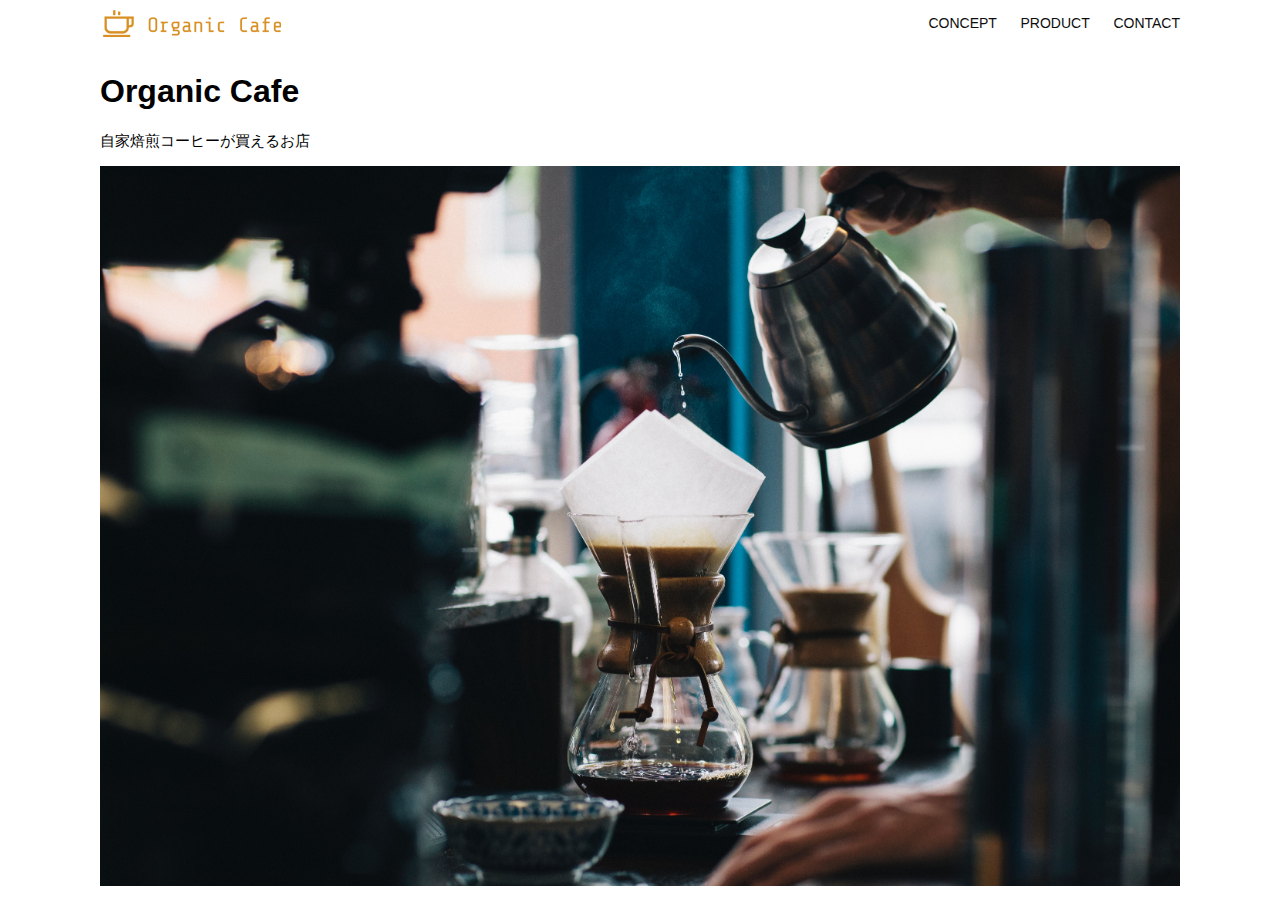
<file: kadai_013/index.html>
<!DOCTYPE html>
<html>
  <head>
    <title>Organic Cafe</title>
    <meta charset="UTF-8" />
    <meta name="description" content="自家焙煎のコーヒーがお家で楽しめるOrganic Cafe"/>
    <meta name="viewport" content="width=device-width, initial-scale=1.0" />
    <link rel="stylesheet" href="style.css" />
  </head>
  <body>
    <!-- ヘッダー -->
    <header>
      <!-- ロゴ -->
      <a href="index.html" id="logo"><img src="images/logo.png" alt="トップページに戻る"/></a>

      <!-- PC用ナビゲーション -->
      <nav id="nav-pc">
        <a href="index.html#concept">CONCEPT</a>
        <a href="index.html#product">PRODUCT</a>
        <a href="index.html#contact">CONTACT</a>
      </nav>
        <!-- スマホ用メニューボタン -->
    <img id="menu-sp" src="images/button-menu.png" alt="ナビゲーションを開く" onclick="document.getElementById('nav-sp').style.display = 'block'">

    <!-- スマホ用ナビゲーション -->
    <nav id="nav-sp">
      <ul>
        <li>
          <img id="close" src="images/button-close.png" alt="ナビゲーションを閉じる" onclick="document.getElementById('nav-sp').style.display = 'none'">
        </li>
        <li>
          <a id="logo-sp" href="index.html" onclick="document.getElementById('nav-sp').style.display = 'none'">
            <img src="images/logo-sp.png" alt="トップページに戻る">
          </a>
        </li>
        <li>
          <a class="menu" href="index.html#concept" onclick="document.getElementById('nav-sp').style.display = 'none'">CONCEPT</a>
        </li>
        <li>
          <a class="menu" href="index.html#product" onclick="document.getElementById('nav-sp').style.display = 'none'">PRODUCT</a>
        </li>
        <li><a class="menu" href="index.html#contact" onclick="document.getElementById('nav-sp').style.display = 'none'">CONTACT</a>
        </li>
      </ul>
    </nav>
          </a>
        </div>
      </div>
    </header>

    <main>
      <article>
        <!-- メインビジュアル -->
        <section id="main-visual">
          <div id="main-message">
            <h1>Organic Cafe</h1>
            <p>自家焙煎コーヒーが買えるお店</p>
          </div>
          <img src="images/main-image.jpg" alt="コーヒーをハンドドリップで淹れる画像"/>
        </section>
      </article>
    </main>
  </body>
</html>
</file>
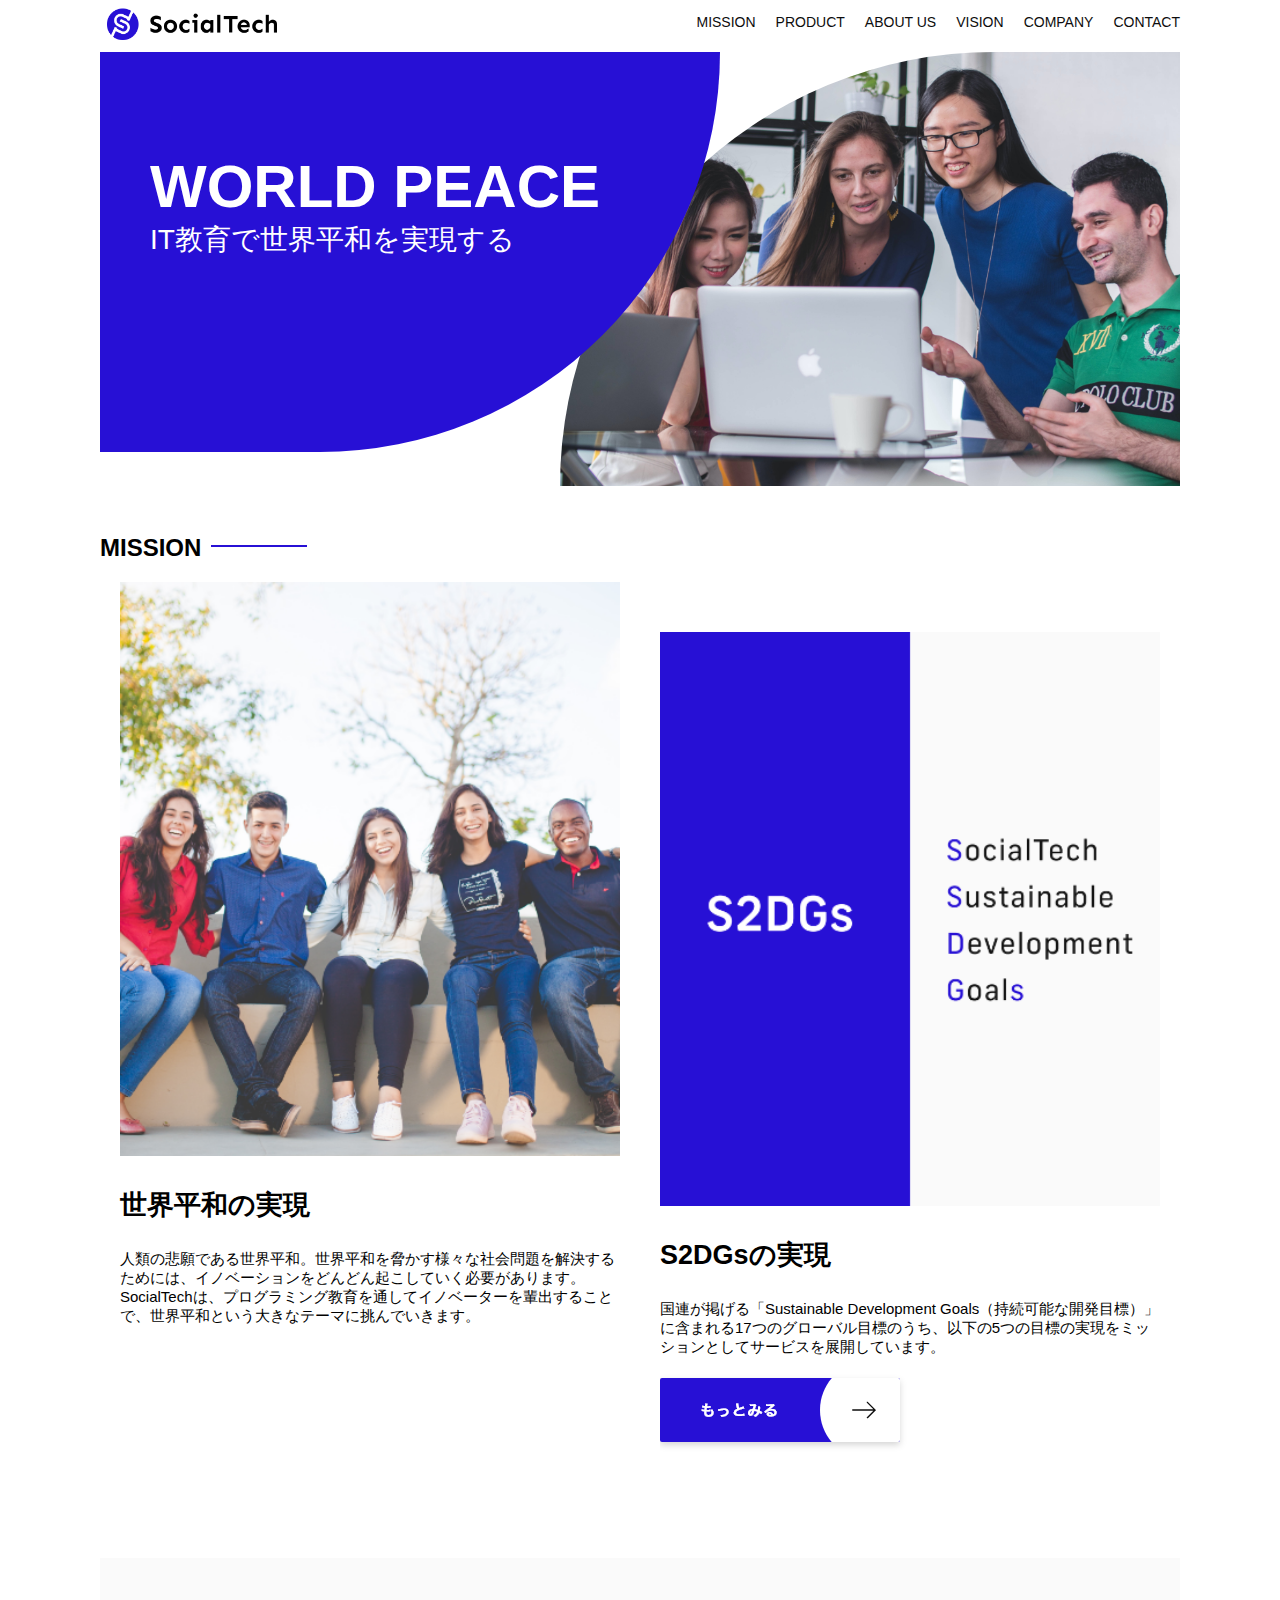
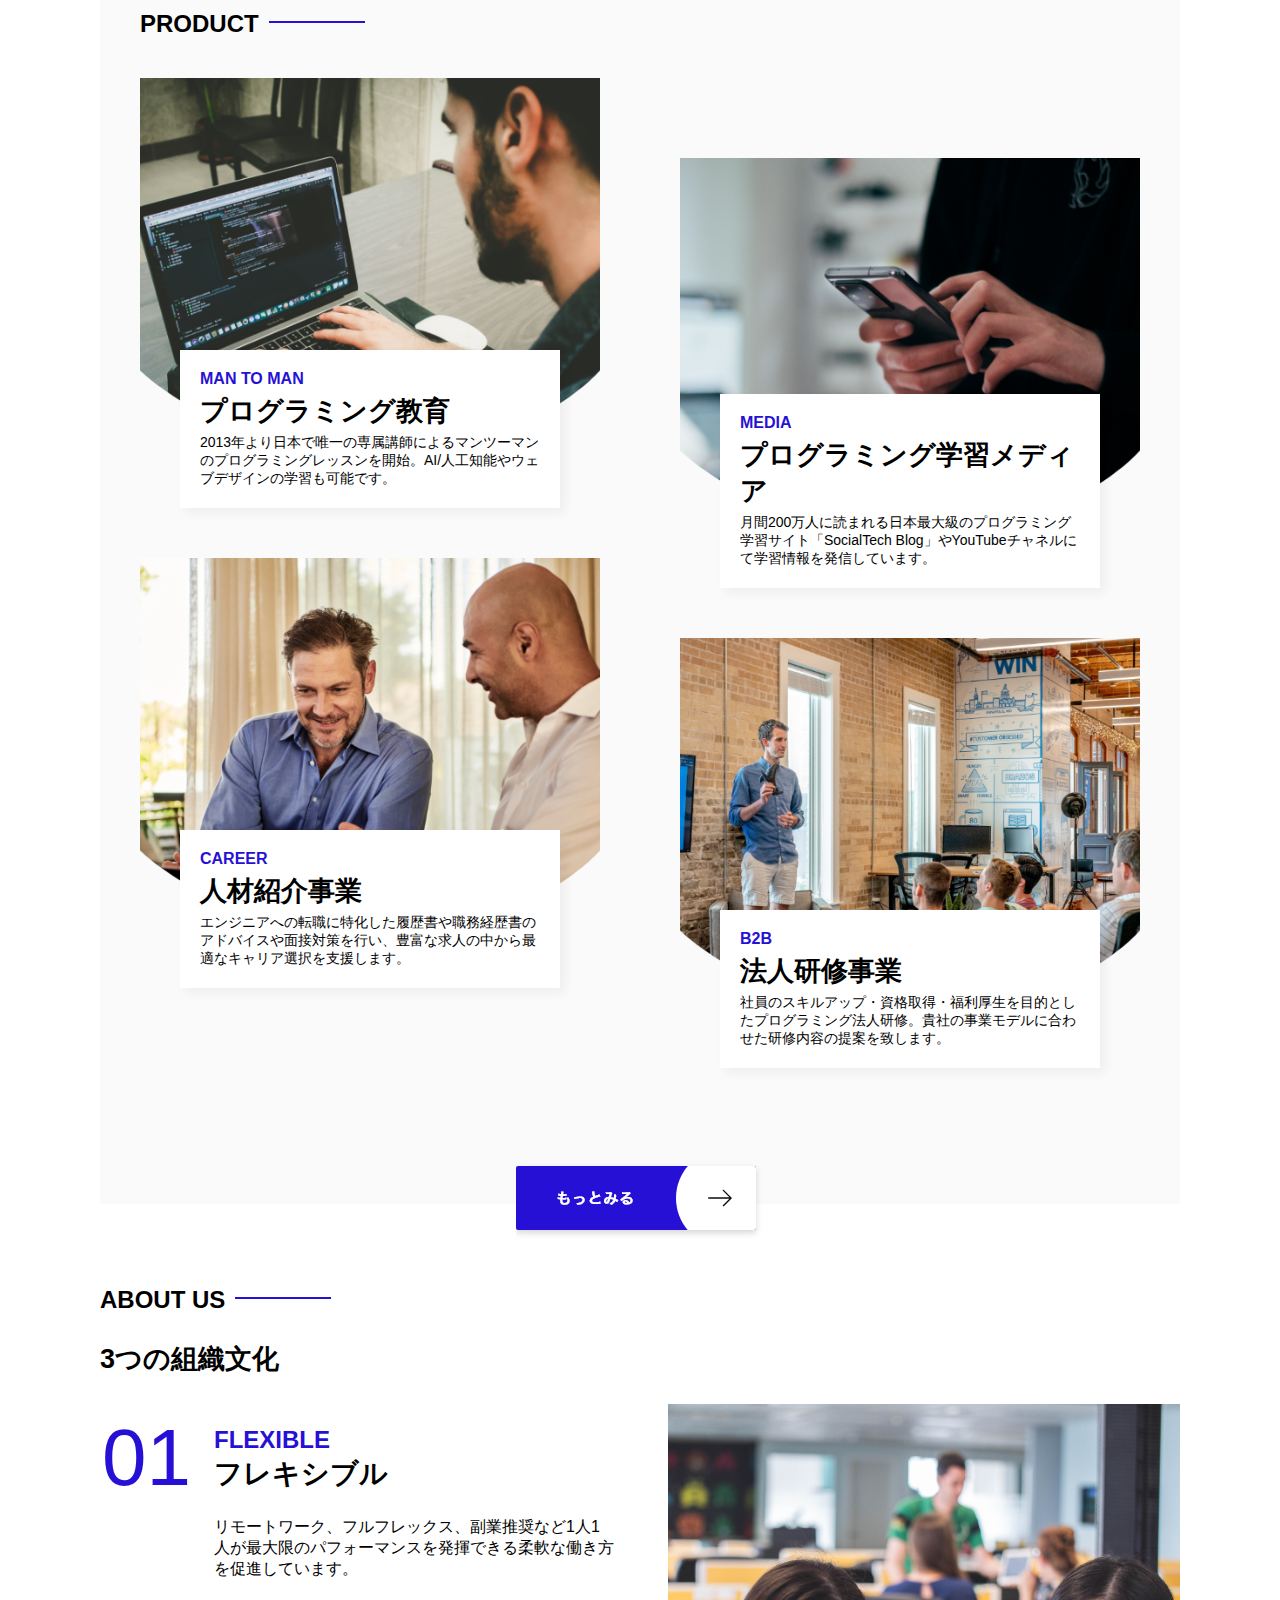
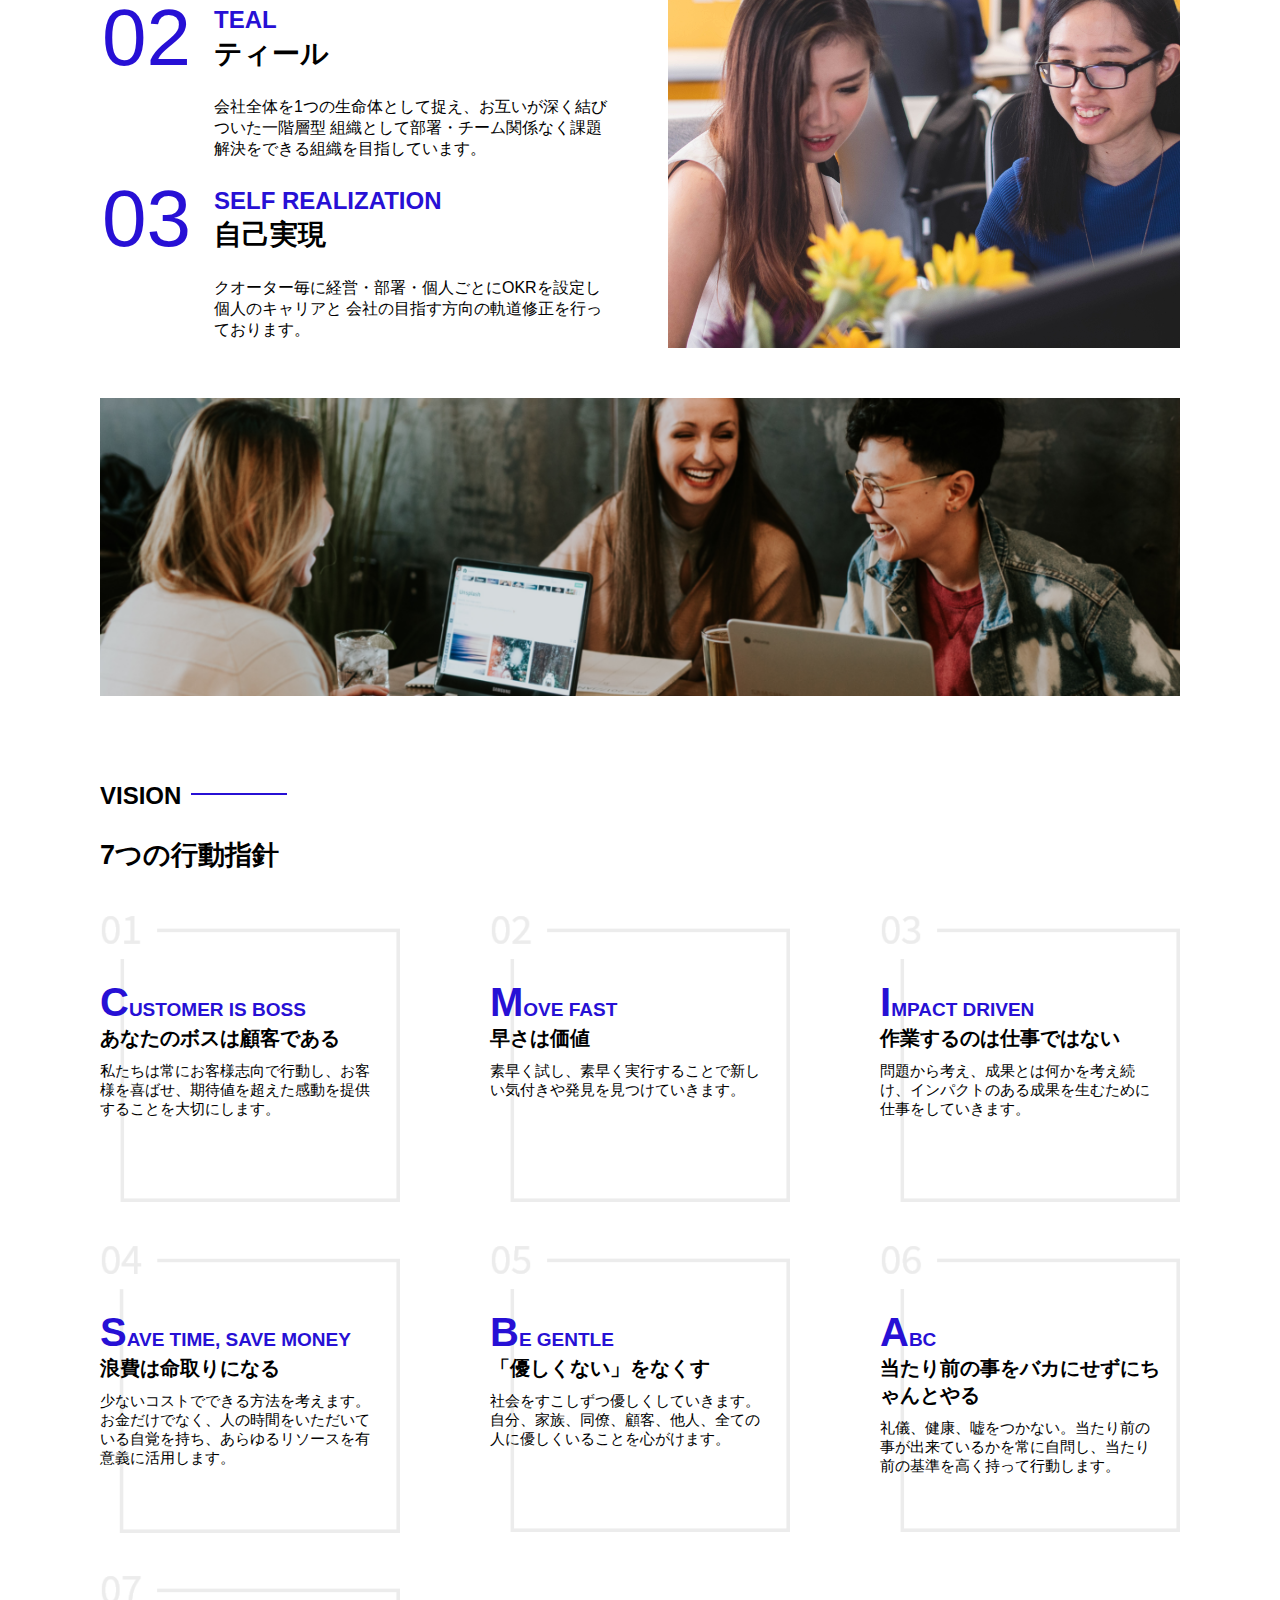
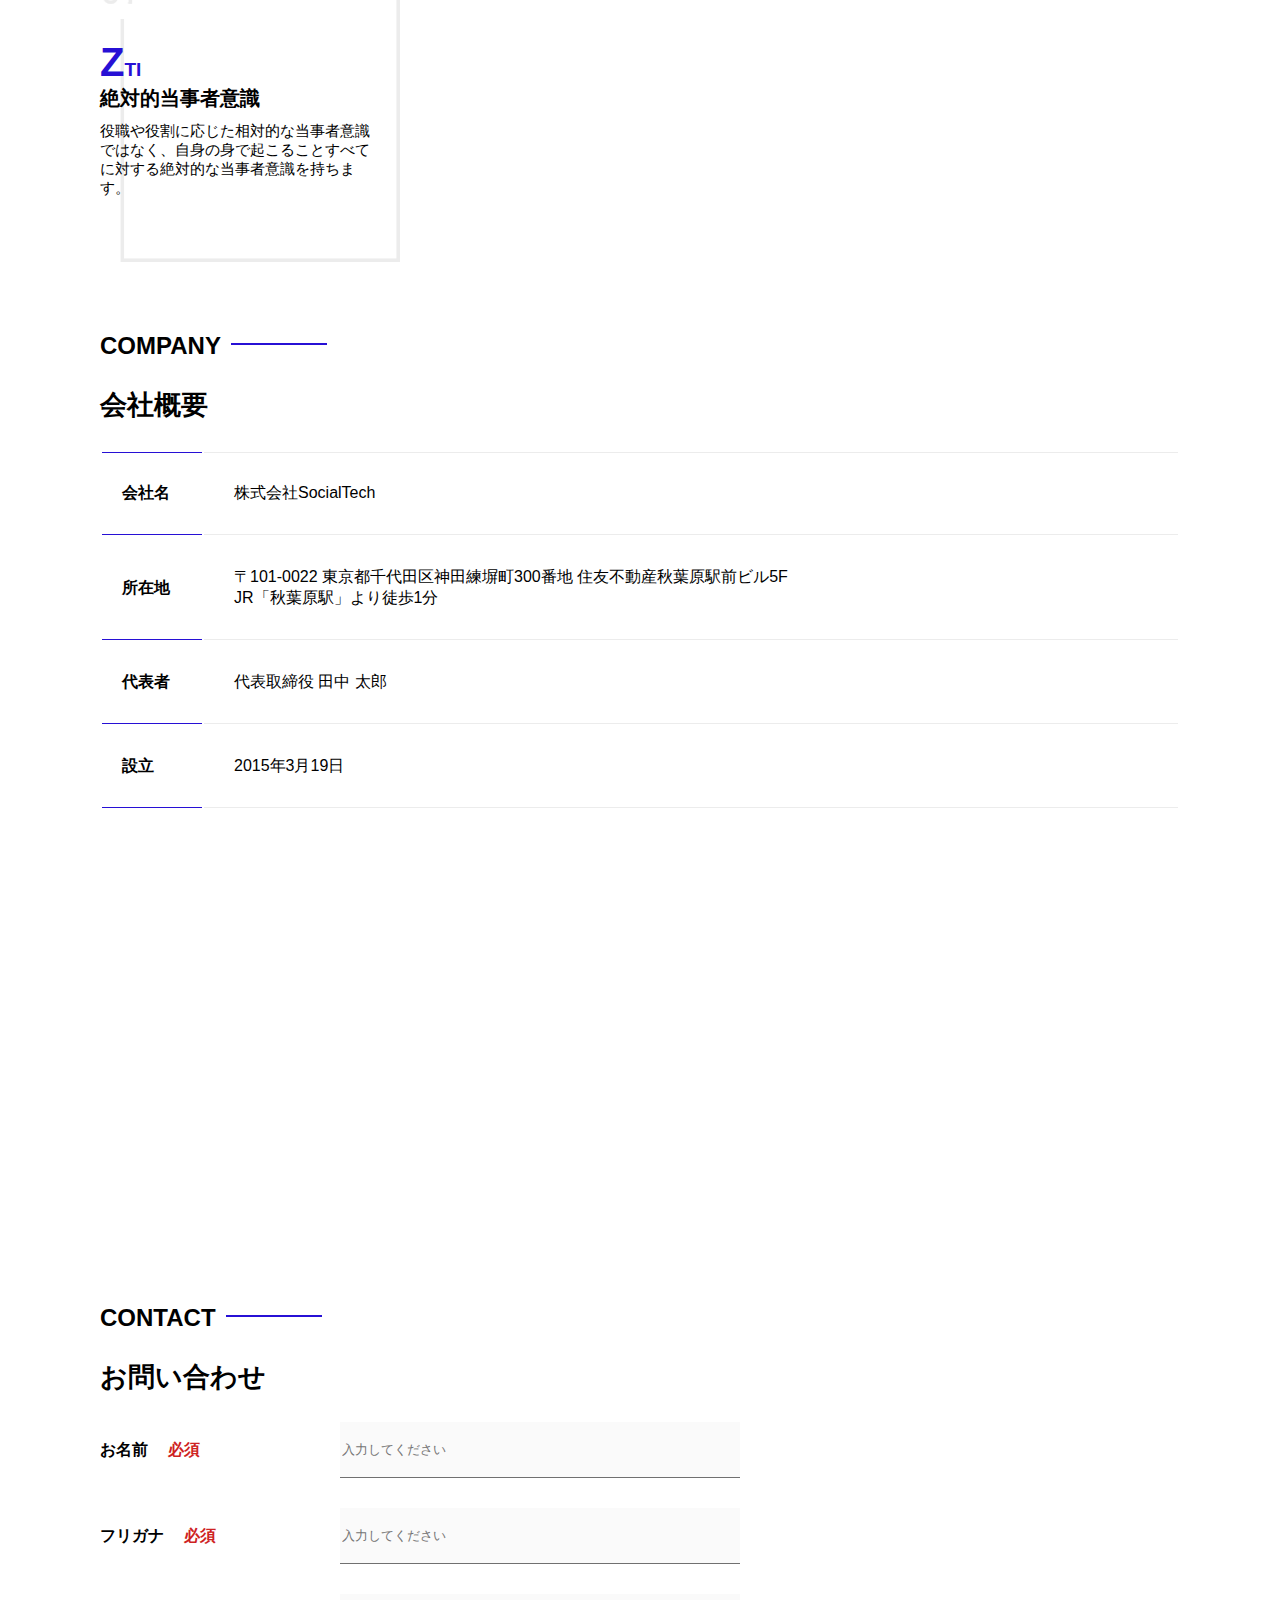
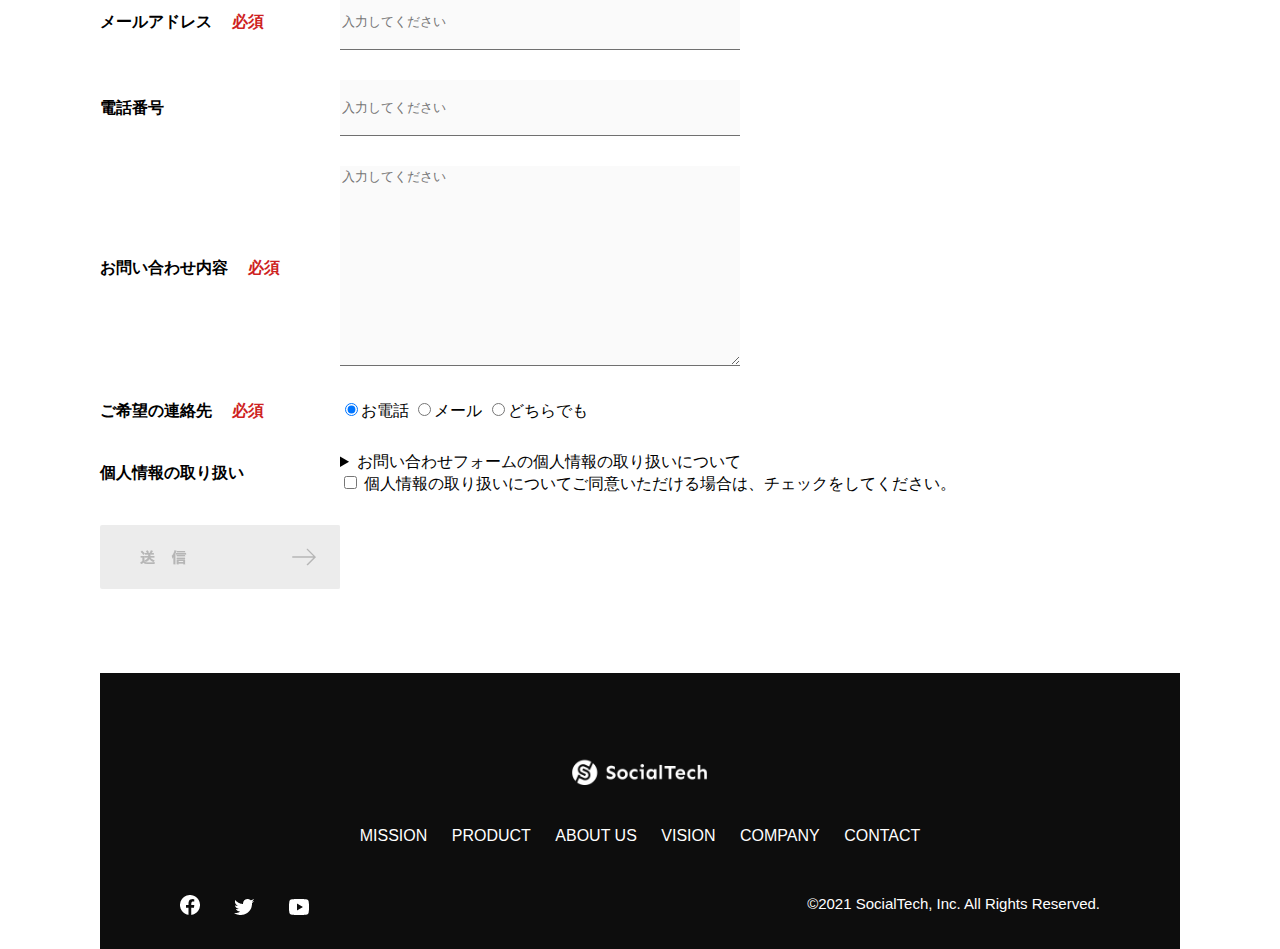
<file: kadai_tutorial_output/socialtech/index.html>
<!DOCTYPE html>
<html>
 <head>
  <title>SocialTech</title>
  <meta charset="UTF-8">
  <meta name="description" content="SocialTechはEdTech業界のリーディングカンパニーを目指します。">
  <meta name="viewport" content="width=device-width, initial-scale=1.0">
  <link rel="stylesheet" href="style.css">
 </head>
 <body>
  <!-- ヘッダー -->
  <header>
     <!-- ロゴ -->
   <a href="index.html" id="logo">
        <img src="images/logo.png" alt="トップページに戻る"></a>

         <!-- PC用ナビゲーション -->
    <nav id="nav-pc">
         <ul>
          <li><a href="mission.html">MISSION</a></li>
          <li><a href="product.html">PRODUCT</a></li>
          <li><a href="index.html#aboutus">ABOUT US</a></li>
          <li><a href="index.html#vision">VISION</a></li>
          <li><a href="index.html#company">COMPANY</a></li>
          <li><a href="index.html#contact">CONTACT</a></li>
         </ul>
     </nav>
      <!-- スマホ用メニューボタン -->
      <button id="menu-sp" onclick="document.getElementById('nav-sp').style.display = 'block'">
        <img src="images/button-menu.png" alt="ナビゲーションを開く">
      </button>
      <!-- スマホ用ナビゲーション -->
      <div id="nav-sp">
        <button id="close" onclick="document.getElementById('nav-sp').style.display = 'none'">
          <img src="images/button-close.png" alt="ナビゲーションを閉じる">
        </button>

        <nav>
          <ul>
            <li>
              <a id="logo-sp" href="index.html" onclick="document.getElementById('nav-sp').style.display = 'none'"><img src="images/logo-sp.png" alt="トップページに戻る"></a>
            </li>
            <li><a class="menu" href="mission.html" onclick="document.getElementById('nav-sp').style.display = 'none'">MISSION</a></li>
            <li><a class="menu" href="product.html" onclick="document.getElementById('nav-sp').style.display = 'none'">PRODUCT</a></li>
            <li><a class="menu" href="index.html#aboutus" onclick="document.getElementById('nav-sp').style.display = 'none'">ABOUT US</a></li>
            <li><a class="menu" href="index.html#vision" onclick="document.getElementById('nav-sp').style.display = 'none'">VISION</a></li>
            <li><a class="menu" href="index.html#company" onclick="document.getElementById('nav-sp').style.display = 'none'">COMPANY</a></li>
            <li><a class="menu" href="index.html#contact" onclick="document.getElementById('nav-sp').style.display = 'none'">CONTACT</a></li>
          </ul>
        </nav>
        <div id="sns">
          <a href="https://www.facebook.com/sejuku2013">
            <img src="images/button-facebook.png" alt="Facebookのリンク">
          </a>
          <a href="https://twitter.com/samuraijuku">
            <img src="images/button-twitter.png" alt="Twitterのリンク">
          </a>
          <a href="https://www.youtube.com/channel/UCCFOQO5aDK0xXam4cUQXT8g">
            <img src="images/button-youtube.png" alt="YouTubeのリンク">
          </a>
        </div>
      </div>
    </header>
    <main>
      <article>
        <!-- メインビジュアル -->
      <section id="main-visual">
        <div id="main-message">
            <h1>WORLD PEACE</h1>
            <p>IT教育で世界平和を実現する</p>
        </div>
        <img src="images/index/index-main.png" alt="PCの周りに集まる多国籍の仲間たち">
      </section>
      <!--ミッション-->
      <section id="mission">
        <h2 class="index-h2">MISSION</h2>
        <div id="mission-flex">
          <div>
            <img id="mission-photo" src="images/index/index-mission.png" alt="屋外のベンチで写真を撮影する多国籍の仲間たち">
            <h3>世界平和の実現</h3>
            <p>
              人類の悲願である世界平和。世界平和を脅かす様々な社会問題を解決するためには、イノベーションをどんどん起こしていく必要があります。SocialTechは、プログラミング教育を通してイノベーターを輩出することで、世界平和という大きなテーマに挑んでいきます。
            </p>
          </div>
          <div>
            <img id="s2dgs" src="images/index/s2dgs.png" alt="S2DGs">
            <h3>S2DGsの実現</h3>
            <p>国連が掲げる「Sustainable Development Goals（持続可能な開発目標）」に含まれる17つのグローバル目標のうち、以下の5つの目標の実現をミッションとしてサービスを展開しています。</p>
            <a href="mission.html">
              <img src="images/button-more.png" alt="もっとみる">
            </a>
          </div>
        </div>
      </section>
      <!-- プロダクト -->
      <section id="product">
        <h2 class="index-h2">PRODUCT</h2>
         <div class="product-flex">
          <div id="product-left">
            <div>
              <img class="product-photo" src="images/index/index-mantoman.png" alt="PCでコードを書く男性">
              <div class="product-explain">
                <span>MAN TO MAN</span>
                <h3>プログラミング教育</h3>
                <p>2013年より日本で唯一の専属講師によるマンツーマンのプログラミングレッスンを開始。AI/人工知能やウェブデザインの学習も可能です。</p>
              </div>
            </div>
            <div>
              <img class="product-photo" src="images/index/index-career.png" alt="笑顔で話し合う2人の男性">
              <div class="product-explain">
                <span>CAREER</span>
                <h3>人材紹介事業</h3>
                <p>エンジニアへの転職に特化した履歴書や職務経歴書のアドバイスや面接対策を行い、豊富な求人の中から最適なキャリア選択を支援します。</p>
              </div>
            </div>
          </div>
          <div id="product-right">
            <div>
              <img class="product-photo" src="images/index/index-media.png" alt="スマートフォンを操作する人">
              <div class="product-explain">
                <span>MEDIA</span>
                <h3>プログラミング学習メディア</h3>
                <p>月間200万人に読まれる日本最大級のプログラミング学習サイト「SocialTech Blog」やYouTubeチャネルにて学習情報を発信しています。</p>
              </div>
            </div>
            <div>
              <img class="product-photo" src="images/index/index-b2b.png" alt="講演中の男性とそれを聴く人々">
              <div class="product-explain">
                <span>B2B</span>
                <h3>法人研修事業</h3>
                <p>社員のスキルアップ・資格取得・福利厚生を目的としたプログラミング法人研修。貴社の事業モデルに合わせた研修内容の提案を致します。</p>
              </div>
            </div>
          </div>
        </div>
        <div id="product-more">
          <a href="product.html">
            <img src="images/button-more.png" alt="もっとみる">
          </a>
          </div>
         </div>
       </section>
        <!-- ABOUT US -->
      <section id="aboutus">
        <h2 class="index-h2">ABOUT US</h2>
        <h3>3つの組織文化</h3>
        <div>
          <table class="culture-table">
            <tr>
              <td class="culture-num">01</td>
              <th><span class="culture-en">FLEXIBLE</span><br>フレキシブル</th>
            </tr>
            <tr>
              <td>
                <!--空のセル-->
              </td>
              <td class="culture-description">リモートワーク、フルフレックス、副業推奨など1人1人が最大限のパフォーマンスを発揮できる柔軟な働き方を促進しています。</td>
            </tr>
            <tr>
              <td class="culture-num">02</td>
              <th><span class="culture-en">TEAL</span><br>ティール</th>
            </tr>
            <tr>
              <td>
                <!--空のセル-->
              </td>
              <td class="culture-description">会社全体を1つの生命体として捉え、お互いが深く結びついた一階層型 組織として部署・チーム関係なく課題解決をできる組織を目指しています。</td>
            </tr>
            <tr>
              <td class="culture-num">03</td>
              <th><span class="culture-en">SELF REALIZATION</span><br>自己実現</th>
            </tr>
            <tr>
              <td>
                <!--空のセル-->
              </td>
              <td class="culture-description">クオーター毎に経営・部署・個人ごとにOKRを設定し個人のキャリアと 会社の目指す方向の軌道修正を行っております。</td>
            </tr>
          </table>
          <img class="culture-img" src="images/index/index-aboutus1.png" alt="笑顔で話し合う2人の女性">
        </div>
        <img class="culture-img2" src="images/index/index-aboutus2.png" alt="笑顔で話し合う3人の男女">
      </section>
      <!-- VISION -->
      <section id="vision">
        <h2 class="index-h2">VISION</h2>
        <h3>7つの行動指針</h3>
        <div>
          <div class="vision-box">
            <img src="images/index/vision-01.png" alt="01">
            <div>
              <h4>CUSTOMER IS BOSS</h4>
              <h5>あなたのボスは顧客である</h5>
              <p>私たちは常にお客様志向で行動し、お客様を喜ばせ、期待値を超えた感動を提供することを大切にします。</p>
            </div>
          </div>
          <div class="vision-box">
            <img src="images/index/vision-02.png" alt="02">
            <div>
              <h4>MOVE FAST</h4>
              <h5>早さは価値</h5>
              <p>素早く試し、素早く実行することで新しい気付きや発見を見つけていきます。</p>
            </div>
          </div>
          <div class="vision-box">
            <img src="images/index/vision-03.png" alt="03">
            <div>
              <h4>IMPACT DRIVEN</h4>
              <h5>作業するのは仕事ではない</h5>
              <p>問題から考え、成果とは何かを考え続け、インパクトのある成果を生むために仕事をしていきます。</p>
            </div>
          </div>
          <div class="vision-box">
            <img src="images/index//vision-04.png" alt="04">
            <div>
              <h4>SAVE TIME, SAVE MONEY</h4>
              <h5>浪費は命取りになる</h5>
              <p>少ないコストでできる方法を考えます。お金だけでなく、人の時間をいただいている自覚を持ち、あらゆるリソースを有意義に活用します。</p>
            </div>
          </div>
          <div class="vision-box">
            <img src="images/index/vision-05.png" alt="05">
            <div>
              <h4>BE GENTLE</h4>
              <h5>「優しくない」をなくす</h5>
              <p>社会をすこしずつ優しくしていきます。自分、家族、同僚、顧客、他人、全ての人に優しくいることを心がけます。</p>
            </div>
          </div>
          <div class="vision-box">
            <img src="images/index/vision-06.png" alt="06">
            <div>
              <h4>ABC</h4>
              <h5>当たり前の事をバカにせずにちゃんとやる</h5>
              <p>礼儀、健康、嘘をつかない。当たり前の事が出来ているかを常に自問し、当たり前の基準を高く持って行動します。</p>
            </div>
          </div>
          <div class="vision-box">
            <img src="images/index/vision-07.png" alt="07">
            <div>
              <h4>ZTI</h4>
              <h5>絶対的当事者意識</h5>
              <p>役職や役割に応じた相対的な当事者意識ではなく、自身の身で起こることすべてに対する絶対的な当事者意識を持ちます。</p>
            </div>
          </div>
        </div>
      </section>
      <!-- COMPANY -->
      <section id="company">
        <h2 class="index-h2">COMPANY</h2>
        <h3>会社概要</h3>
        <table id="company-table">
          <tr>
            <th class="tableheader tableheader-first">会社名</th>
            <td class="cell cell-first">株式会社SocialTech</td>
          </tr>
          <tr>
            <th class="tableheader">所在地</th>
            <td class="cell">〒101-0022 東京都千代田区神田練塀町300番地 住友不動産秋葉原駅前ビル5F<br>JR「秋葉原駅」より徒歩1分</td>
          </tr>
          <tr>
            <th class="tableheader">代表者</th>
            <td class="cell">代表取締役 田中 太郎</td>
          </tr>
          <tr>
            <th class="tableheader">設立</th>
            <td class="cell">2015年3月19日</td>
          </tr>
        </table>
        <iframe 
 src="https://www.google.com/maps/embed?pb=!1m18!1m12!1m3!1d3240.0688551336807!2d139.7720776771055!3d35.69992317258124!2m3!1f0!2f0!3f0!3m2!1i1024!2i768!4f13.1!3m3!1m2!1s0x60188fee13660e23%3A0x77137876edf742ac!2z5L2P5Y-L5LiN5YuV55Sj56eL6JGJ5Y6f6aeF5YmN44OT44Or!5e0!3m2!1sja!2sjp!4v1704858013291!5m2!1sja!2sjp" 
 style="border: 0" allowfullscreen="" loading="lazy">
 </iframe>
      </section>
       <!-- お問い合わせフォーム -->
       <section id="contact">
        <h2 class="index-h2">CONTACT</h2>
        <h3>お問い合わせ</h3>
        <form>
          <div>
            <div class="contact-heading">
              <label class="contact-label">お名前<span class="contact-span">必須</span></label>
            </div>
            <div>
              <input type="text" name="name" placeholder="入力してください" class="contact-textbox">
            </div>
          </div>
          <div>
            <div class="contact-heading">
              <label class="contact-label">フリガナ<span class="contact-span">必須</span></label>
            </div>
            <div>
              <input type="text" name="hurigana" placeholder="入力してください" class="contact-textbox">
            </div>
          </div>
          <div>
            <div class="contact-heading">
              <label class="contact-label">メールアドレス<span class="contact-span">必須</span></label>
            </div>
            <div>
              <input type="text" name="email" placeholder="入力してください" class="contact-textbox">
            </div>
          </div>
          <div>
            <div class="contact-heading">
              <label class="contact-label">電話番号</label>
            </div>
            <div>
              <input type="text" name="tel" placeholder="入力してください" class="contact-textbox">
            </div>
          </div>
          <div>
            <div class="contact-heading">
              <label class="contact-label">お問い合わせ内容<span class="contact-span">必須</span></label>
            </div>
            <div>
              <textarea class="contact-textarea" placeholder="入力してください" name="message"></textarea>
            </div>
          </div>
          <div>
            <div class="contact-heading">
              <label class="contact-label">ご希望の連絡先<span class="contact-span">必須</span></label>
            </div>
            <div>
              <input class="radiobutton" type="radio" value="tel" name="contact" checked><label>お電話</label>
              <input class="radiobutton" type="radio" value="mail" name="contact"><label>メール</label>
              <input class="radiobutton" type="radio" value="both" name="contact"><label>どちらでも</label>
            </div>
          </div>
          <div>
            <div class="contact-heading">
              <label class="contact-label">個人情報の取り扱い</label>
            </div>
            <div>
              <details>
                <summary>お問い合わせフォームの個人情報の取り扱いについて</summary>
                <div>
                  <dl>
                    <dt>１．組織の名称又は氏名</dt>
                    <dd>株式会社SocialTech</dd>
                    <dt>２．個人情報保護管理者（若しくはその代理人）の氏名又は職名、所属及び連絡先</dt>
                    <dd>
                      <p>鈴木 一郎 コーポレート部</p>
                      <p>メールアドレス：samurai@example.com</p>
                      <p>TEL：03-1234-5678</p>
                    </dd>
                    <dt>３．個人情報の利用目的</dt>
                    <dd>
                      <ul>
                        <li>本サービス及び本サービスに関連する情報の提供又はそれらに関する連絡のため</li>
                        <li>ユーザーの本人確認のため</li>
                        <li>当社サービスのご案内のため</li>
                        <li>当社の商品等の広告または宣伝（電子メールによるものを含むものとします。）</li>
                      </ul>
                    </dd>
                    <dt>４．個人情報の取り扱い業務の委託</dt>
                    <dd>個人情報の取扱業務の全部または一部を外部に業務委託する場合があります。その際、弊社は、個人情報を適切に保護できる管理体制を敷き実行していることを条件として委託先を厳選したうえで、機密保持契約を委託先と締結し、お客様の個人情報を厳密に管理させます。</dd>
                    <dt>５．個人情報の開示等の請求</dt>
                    <dd>
                      お客様は、弊社に対してご自身の個人情報の開示等（利用目的の通知、開示、内容の訂正・追加・削除、利用の停止または消去、第三者への提供の停止）に関して、当社問合わせ窓口に申し出ることができます。<br>
                      その際、弊社はお客様ご本人を確認させていただいたうえで、合理的な期間内に対応いたします。<br>
                      なお、個人情報に関する弊社問合わせ先は、次の通りです。
                    </dd>
                    <dd>
                      <p>株式会社SocialTech　個人情報問合せ窓口</p>
                      <p>〒150-0043　東京都千代田区神田練塀町300番地 住友不動産秋葉原駅前ビル5F</p>
                      <p>メールアドレス：samurai@example.com　TEL：03-1234-5678</p>
                    </dd>

                    <dt>６．個人情報を提供されることの任意性について</dt>
                    <dd>お客様がご自身の個人情報を弊社に提供されるか否かは、お客様のご判断によりますが、もしご提供されない場合には、適切なサービスが提供できない場合がありますので予めご了承ください。</dd>
                  </dl>
                </div>
              </details>
              <input type="checkbox" name="agree">
              <span>個人情報の取り扱いについてご同意いただける場合は、チェックをしてください。</span>
            </div>
          </div>
          <input type="image" src="images/button-submit.png" alt="送信する">
        </form>
      </section>
      </article>
    </main>

    <footer>
      <div id="footer-logo">
        <img src="images/logo-sp.png" alt="SocialTech">
      </div>
      <div id="footer-link">
        <a href="mission.html">MISSION</a>
        <a href="product.html">PRODUCT</a>
        <a href="index.html#aboutus">ABOUT US</a>
        <a href="index.html#vision">VISION</a>
        <a href="index.html#company">COMPANY</a>
        <a href="index.html#contact">CONTACT</a>
      </div>
      <div id="sns-footer">
        <div class="sns-btns">
          <a href="https://www.facebook.com/sejuku2013"><img src="images/button-facebook.png" alt="Facebookのリンク"></a>
          <a href="https://twitter.com/samuraijuku"><img src="images/button-twitter.png" alt="Twitterのリンク"></a>
          <a href="https://www.youtube.com/channel/UCCFOQO5aDK0xXam4cUQXT8g"><img src="images/button-youtube.png" alt="YouTubeのリンク"></a>
        </div>
        <p id="copyright">&copy;2021 SocialTech, Inc. All Rights Reserved.</p>
      </div>
    </footer>
 </body>
 </html>
</file>
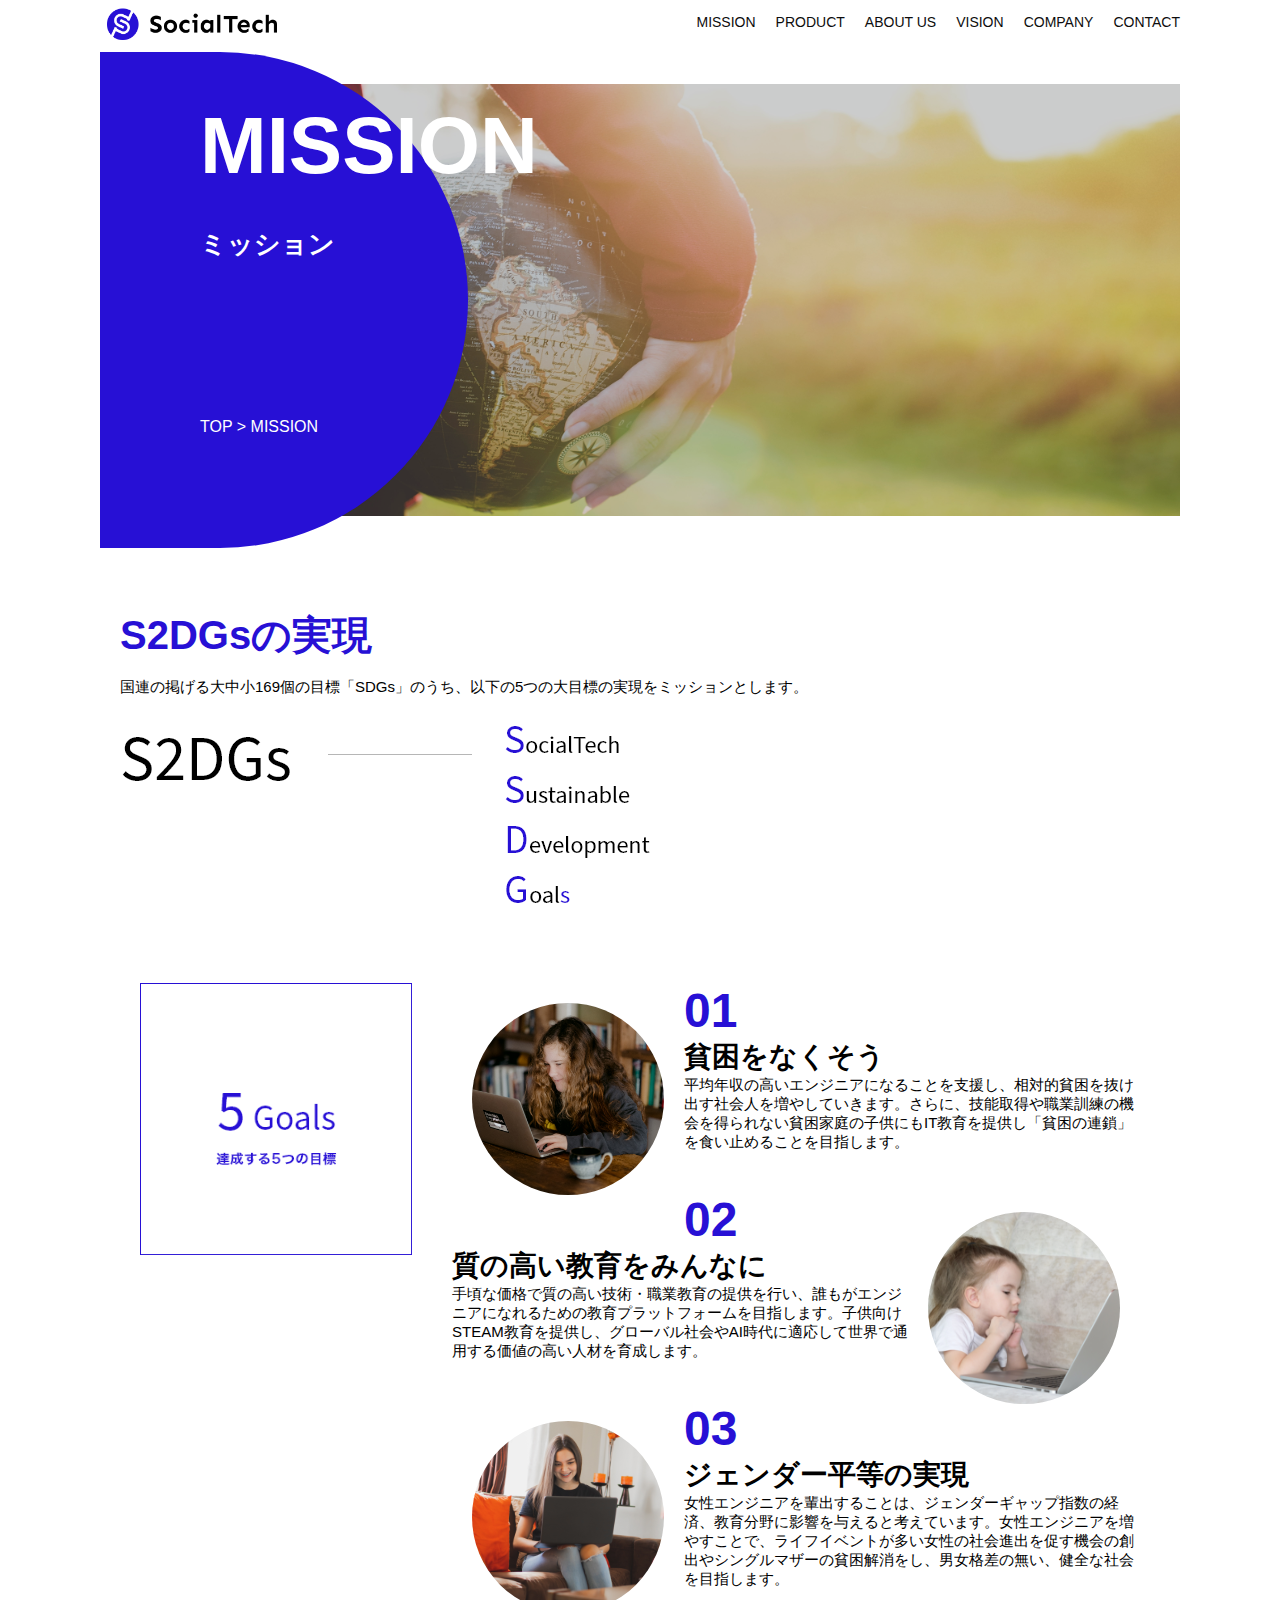
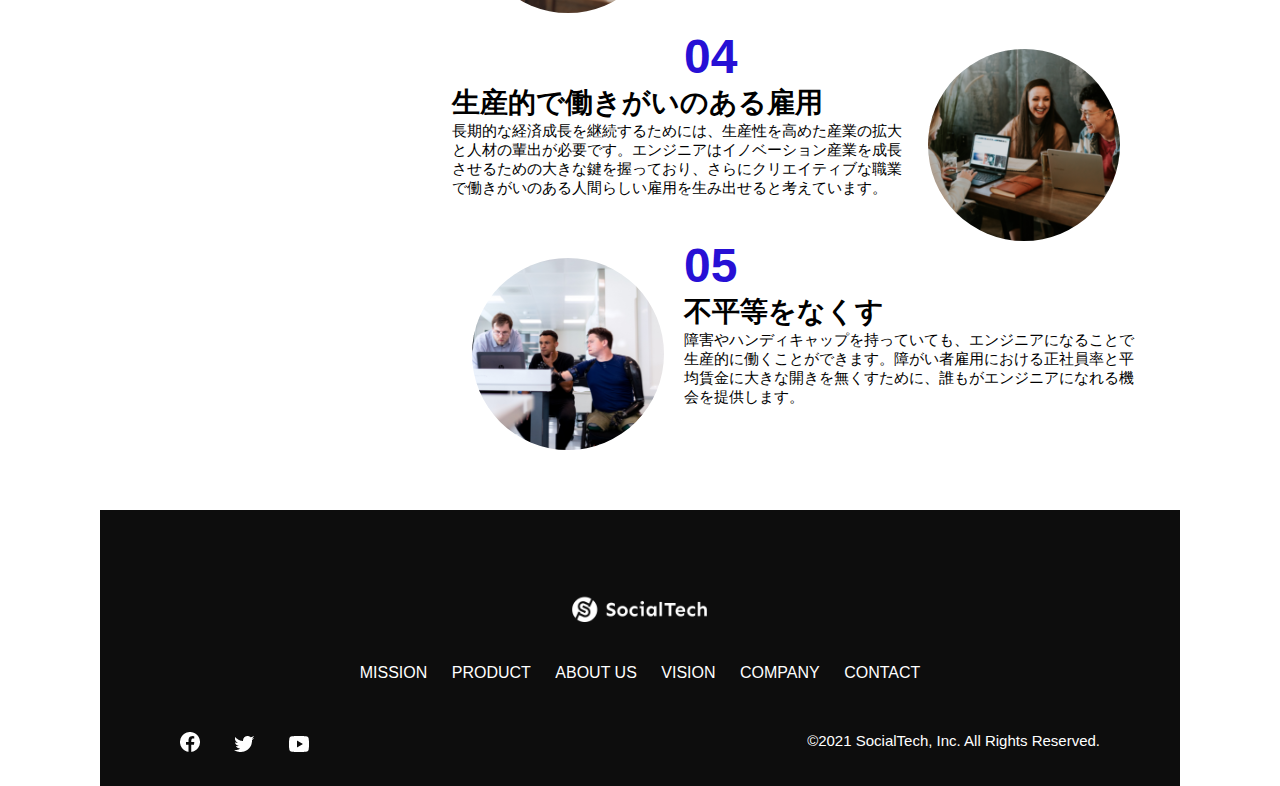
<file: kadai_tutorial_output/socialtech/mission.html>
<!DOCTYPE html>
<html>
  <head>
    <title>SocialTech - MISSION ミッション -</title>
    <meta charset="utf-8">
    <meta name="description" content="SocialTechが目指す5つの目標（S2DGs）を紹介します">
    <meta name="viewport" content="width=device-width, initial-scale=1.0">
    <link rel="stylesheet" href="style.css">
  </head>

  <body>
    <!-- ヘッダー -->
    <header>
      <!-- ロゴ -->
      <a href="index.html" id="logo">
        <img src="images/logo.png" alt="トップページに戻る">
      </a>

      <!-- PC用ナビゲーション -->
      <nav id="nav-pc">
        <ul>
          <li><a href="mission.html">MISSION</a></li>
          <li><a href="product.html">PRODUCT</a></li>
          <li><a href="index.html#aboutus">ABOUT US</a></li>
          <li><a href="index.html#vision">VISION</a></li>
          <li><a href="index.html#company">COMPANY</a></li>
          <li><a href="index.html#contact">CONTACT</a></li>
        </ul>
      </nav>

        <!-- スマホ用メニューボタン -->
        <button id="menu-sp" onclick="document.getElementById('nav-sp').style.display = 'block'">
          <img src="images/button-menu.png" alt="ナビゲーションを開く">
        </button>
  
        <!-- スマホ用ナビゲーション -->
        <div id="nav-sp">
          <button id="close" onclick="document.getElementById('nav-sp').style.display = 'none'">
            <img src="images/button-close.png" alt="ナビゲーションを閉じる">
          </button>
  
          <nav>
            <ul>
              <li>
                <a id="logo-sp" href="index.html" onclick="document.getElementById('nav-sp').style.display = 'none'"><img src="images/logo-sp.png" alt="トップページに戻る"></a>
              </li>
              <li><a class="menu" href="mission.html" onclick="document.getElementById('nav-sp').style.display = 'none'">MISSION</a></li>
              <li><a class="menu" href="product.html" onclick="document.getElementById('nav-sp').style.display = 'none'">PRODUCT</a></li>
              <li><a class="menu" href="index.html#aboutus" onclick="document.getElementById('nav-sp').style.display = 'none'">ABOUT US</a></li>
              <li><a class="menu" href="index.html#vision" onclick="document.getElementById('nav-sp').style.display = 'none'">VISION</a></li>
              <li><a class="menu" href="index.html#company" onclick="document.getElementById('nav-sp').style.display = 'none'">COMPANY</a></li>
              <li><a class="menu" href="index.html#contact" onclick="document.getElementById('nav-sp').style.display = 'none'">CONTACT</a></li>
            </ul>
          </nav>
          <div id="sns">
            <a href="https://www.facebook.com/sejuku2013">
              <img src="images/button-facebook.png" alt="Facebookのリンク">
            </a>
            <a href="https://twitter.com/samuraijuku">
              <img src="images/button-twitter.png" alt="Twitterのリンク">
            </a>
            <a href="https://www.youtube.com/channel/UCCFOQO5aDK0xXam4cUQXT8g">
              <img src="images/button-youtube.png" alt="YouTubeのリンク">
            </a>
          </div>
        </div>
      </header>

      <main>
        <article>
          <section id="mission-main">
            <div class="mission-main-inner">
              <div id="mission-title">
                <h1>MISSION<br><span>ミッション</span></h1>
                <p>TOP > MISSION</p>
              </div>
            </div>
          </section>

          <section id="mission-s2dgs">
            <h2 class="mission-h2">S2DGsの実現</h2>
            <p>国連の掲げる大中小169個の目標「SDGs」のうち、以下の5つの大目標の実現をミッションとします。</p>
            <img src="images/mission/mission-s2dgs.png" alt="S2DGs">
          </section>

          <section id="mission-five-goals">
            <div class="five-goals-image">
              <img src="images/mission/mission-5goals.png" alt="5Goals">
            </div>
            <div class="five-goals-read">
              <div>
                <img class="fivegoals-image-left" src="images/mission/mission-5goals01.png" alt="PCを操作する女の子">
                <span class="fivegoals-number">01</span>
                <h3 class="fivegoals-h3">貧困をなくそう</h3>
                <p class="fivegoals-p">平均年収の高いエンジニアになることを支援し、相対的貧困を抜け出す社会人を増やしていきます。さらに、技能取得や職業訓練の機会を得られない貧困家庭の子供にもIT教育を提供し「貧困の連鎖」を食い止めることを目指します。</p>
              </div>
              <div>
                <img class="fivegoals-image-right" src="images/mission/mission-5goals02.png" alt="PCを見つめる小さい女の子">
                <span class="fivegoals-number">02</span>
                <h3 class="fivegoals-h3">質の高い教育をみんなに</h3>
                <p class="fivegoals-p">手頃な価格で質の高い技術・職業教育の提供を行い、誰もがエンジニアになれるための教育プラットフォームを目指します。子供向けSTEAM教育を提供し、グローバル社会やAI時代に適応して世界で通用する価値の高い人材を育成します。</p>
              </div>
              <div>
                <img class="fivegoals-image-left" src="images/mission/mission-5goals03.png" alt="PCを操作する女性">
                <span class="fivegoals-number">03</span>
                <h3 class="fivegoals-h3">ジェンダー平等の実現</h3>
                <p class="fivegoals-p">女性エンジニアを輩出することは、ジェンダーギャップ指数の経済、教育分野に影響を与えると考えています。女性エンジニアを増やすことで、ライフイベントが多い女性の社会進出を促す機会の創出やシングルマザーの貧困解消をし、男女格差の無い、健全な社会を目指します。</p>
              </div>
              <div>
                <img class="fivegoals-image-right" src="images/mission/mission-5goals04.png" alt="笑顔で話し合う3人の男女">
                <span class="fivegoals-number">04</span>
                <h3 class="fivegoals-h3">生産的で働きがいのある雇用</h3>
                <p class="fivegoals-p">長期的な経済成長を継続するためには、生産性を高めた産業の拡大と人材の輩出が必要です。エンジニアはイノベーション産業を成長させるための大きな鍵を握っており、さらにクリエイティブな職業で働きがいのある人間らしい雇用を生み出せると考えています。</p>
              </div>
              <div>
                <img class="fivegoals-image-left" src="images/mission/mission-5goals05.png" alt="障害を持つ男性が生き生きと働く様子">
                <span class="fivegoals-number">05</span>
                <h3 class="fivegoals-h3">不平等をなくす</h3>
                <p class="fivegoals-p">障害やハンディキャップを持っていても、エンジニアになることで生産的に働くことができます。障がい者雇用における正社員率と平均賃金に大きな開きを無くすために、誰もがエンジニアになれる機会を提供します。</p>
              </div>
            </div>
          </section>
    </article>
      </main>
  
      <footer>
        <div id="footer-logo">
          <img src="images/logo-sp.png" alt="SocialTech">
        </div>
        <div id="footer-link">
          <a href="mission.html">MISSION</a>
          <a href="product.html">PRODUCT</a>
          <a href="index.html#aboutus">ABOUT US</a>
          <a href="index.html#vision">VISION</a>
          <a href="index.html#company">COMPANY</a>
          <a href="index.html#contact">CONTACT</a>
        </div>
        <div id="sns-footer">
          <div class="sns-btns">
            <a href="https://www.facebook.com/sejuku2013"><img src="images/button-facebook.png" alt="Facebookのリンク"></a>
            <a href="https://twitter.com/samuraijuku"><img src="images/button-twitter.png" alt="Twitterのリンク"></a>
            <a href="https://www.youtube.com/channel/UCCFOQO5aDK0xXam4cUQXT8g"><img src="images/button-youtube.png" alt="YouTubeのリンク"></a>
          </div>
          <p id="copyright">&copy;2021 SocialTech, Inc. All Rights Reserved.</p>
        </div>
      </footer>
  
    </body>
  </html>
</file>
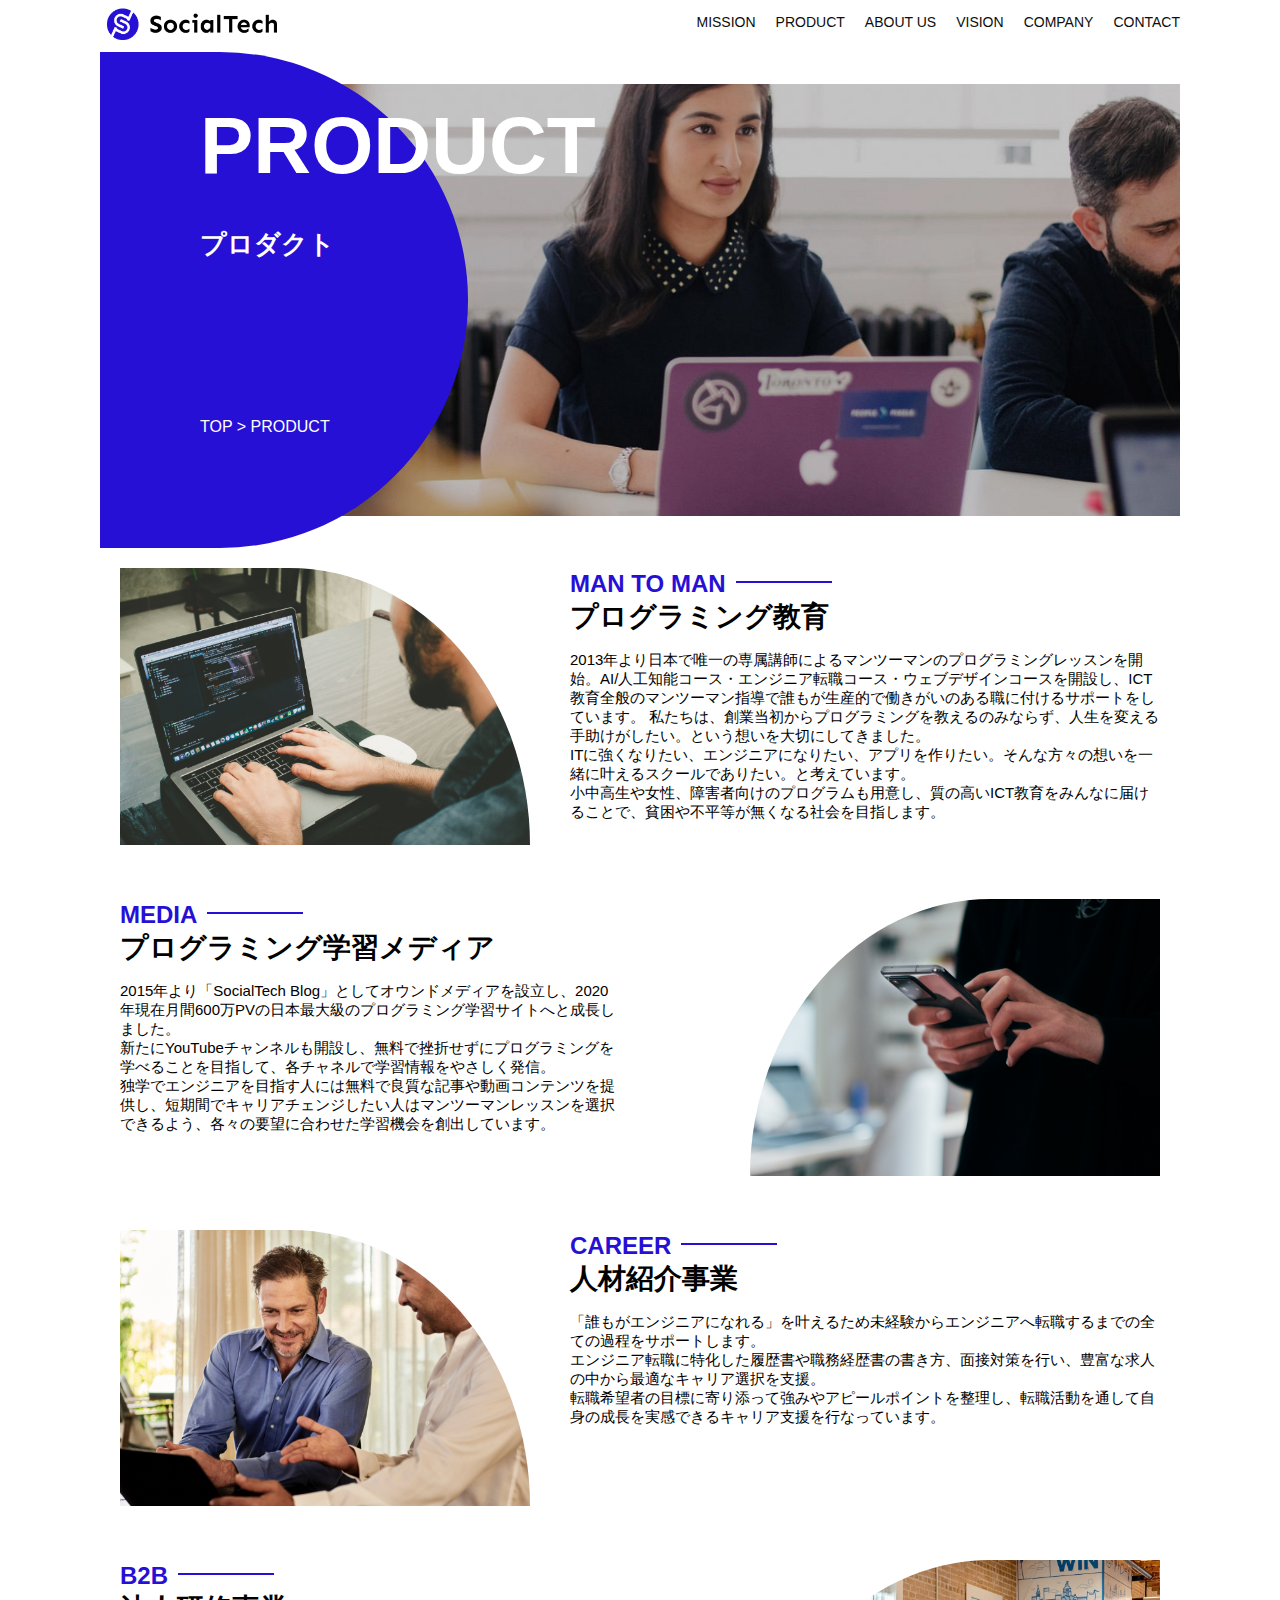
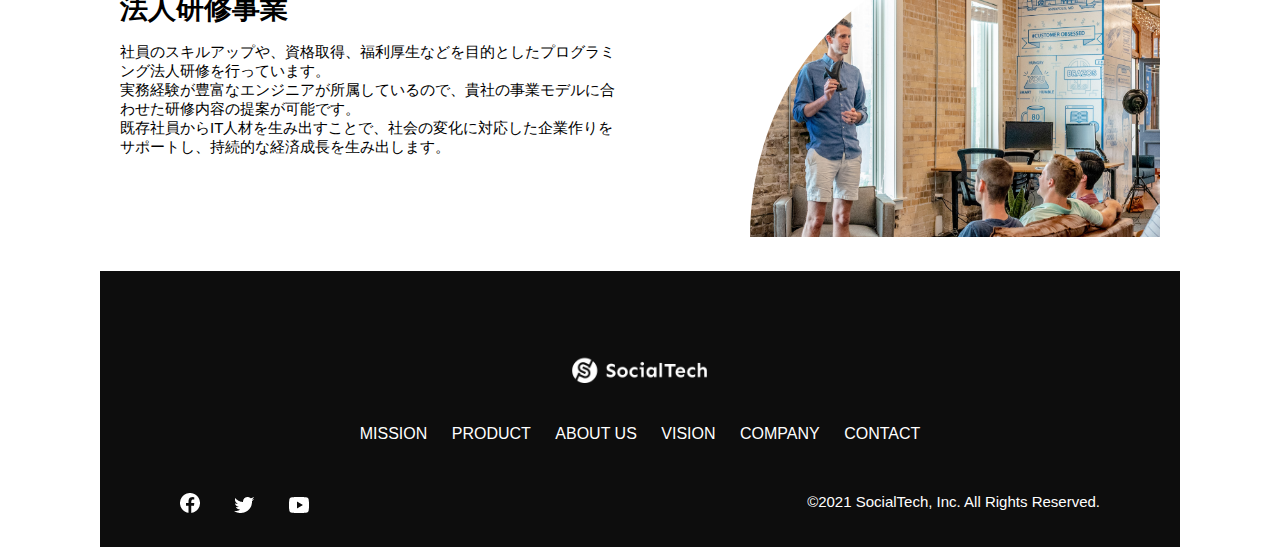
<file: kadai_tutorial_output/socialtech/product.html>
<!DOCTYPE html>
<html>
  <head>
    <title>SocialTech -PRODUCT プロダクト-</title>
    <meta charset="utf-8">
    <meta name="description" content="SocialTechの4つのプロダクトを紹介します">
    <meta name="viewport" content="width=device-width, initial-scale=1.0">
    <link rel="stylesheet" href="style.css">
  </head>

  <body>
    <!-- ヘッダー -->
    <header>
      <!-- ロゴ -->
      <a href="index.html" id="logo">
        <img src="images/logo.png" alt="トップページに戻る">
      </a>

      <!-- PC用ナビゲーション -->
      <nav id="nav-pc">
        <ul>
          <li><a href="mission.html">MISSION</a></li>
          <li><a href="product.html">PRODUCT</a></li>
          <li><a href="index.html#aboutus">ABOUT US</a></li>
          <li><a href="index.html#vision">VISION</a></li>
          <li><a href="index.html#company">COMPANY</a></li>
          <li><a href="index.html#contact">CONTACT</a></li>
        </ul>
      </nav>

        <!-- スマホ用メニューボタン -->
        <button id="menu-sp" onclick="document.getElementById('nav-sp').style.display = 'block'">
          <img src="images/button-menu.png" alt="ナビゲーションを開く">
        </button>
  
        <!-- スマホ用ナビゲーション -->
        <div id="nav-sp">
          <button id="close" onclick="document.getElementById('nav-sp').style.display = 'none'">
            <img src="images/button-close.png" alt="ナビゲーションを閉じる">
          </button>
  
          <nav>
            <ul>
              <li>
                <a id="logo-sp" href="index.html" onclick="document.getElementById('nav-sp').style.display = 'none'"><img src="images/logo-sp.png" alt="トップページに戻る"></a>
              </li>
              <li><a class="menu" href="mission.html" onclick="document.getElementById('nav-sp').style.display = 'none'">MISSION</a></li>
              <li><a class="menu" href="product.html" onclick="document.getElementById('nav-sp').style.display = 'none'">PRODUCT</a></li>
              <li><a class="menu" href="index.html#aboutus" onclick="document.getElementById('nav-sp').style.display = 'none'">ABOUT US</a></li>
              <li><a class="menu" href="index.html#vision" onclick="document.getElementById('nav-sp').style.display = 'none'">VISION</a></li>
              <li><a class="menu" href="index.html#company" onclick="document.getElementById('nav-sp').style.display = 'none'">COMPANY</a></li>
              <li><a class="menu" href="index.html#contact" onclick="document.getElementById('nav-sp').style.display = 'none'">CONTACT</a></li>
            </ul>
          </nav>
          <div id="sns">
            <a href="https://www.facebook.com/sejuku2013">
              <img src="images/button-facebook.png" alt="Facebookのリンク">
            </a>
            <a href="https://twitter.com/samuraijuku">
              <img src="images/button-twitter.png" alt="Twitterのリンク">
            </a>
            <a href="https://www.youtube.com/channel/UCCFOQO5aDK0xXam4cUQXT8g">
              <img src="images/button-youtube.png" alt="YouTubeのリンク">
            </a>
          </div>
        </div>
      </header>
  
      <main>
        <article>
          <section id="product-main">
            <div class="product-main-inner">
              <div id="product-title">
                <h1>PRODUCT<br><span>プロダクト</span></h1>
                <p>TOP > PRODUCT</p>
              </div>
            </div>
          </section>

          <section class="product-section product-section-left">
            <div class="product-section-img">
              <img src="images/product/product-mantoman.png" alt="PCでコードを書く男性">
            </div>
            <div class="product-read">
              <h2 class="product-h2">MAN TO MAN</h2>
              <h3 class="product-h3">プログラミング教育</h3>
              <p>
                2013年より日本で唯一の専属講師によるマンツーマンのプログラミングレッスンを開始。AI/人工知能コース・エンジニア転職コース・ウェブデザインコースを開設し、ICT教育全般のマンツーマン指導で誰もが生産的で働きがいのある職に付けるサポートをしています。 私たちは、創業当初からプログラミングを教えるのみならず、人生を変える手助けがしたい。という想いを大切にしてきました。<br>ITに強くなりたい、エンジニアになりたい、アプリを作りたい。そんな方々の想いを一緒に叶えるスクールでありたい。と考えています。<br>小中高生や女性、障害者向けのプログラムも用意し、質の高いICT教育をみんなに届けることで、貧困や不平等が無くなる社会を目指します。
              </p>
            </div>
          </section>
  
          <section class="product-section product-section-right">
            <div class="product-read">
              <h2 class="product-h2">MEDIA</h2>
              <h3 class="product-h3">プログラミング学習メディア</h3>
              <p>2015年より「SocialTech Blog」としてオウンドメディアを設立し、2020年現在月間600万PVの日本最大級のプログラミング学習サイトへと成長しました。<br>新たにYouTubeチャンネルも開設し、無料で挫折せずにプログラミングを学べることを目指して、各チャネルで学習情報をやさしく発信。<br>独学でエンジニアを目指す人には無料で良質な記事や動画コンテンツを提供し、短期間でキャリアチェンジしたい人はマンツーマンレッスンを選択できるよう、各々の要望に合わせた学習機会を創出しています。</p>
            </div>
            <div class="product-section-img">
              <img src="images/product/product-media.png" alt="スマートフォンを操作する人">
            </div>
          </section>
  
          <section class="product-section product-section-left">
            <div class="product-section-img">
              <img src="images/product/product-career.png" alt="笑顔で話し合う2人の男性">
            </div>
            <div class="product-read">
              <h2 class="product-h2">CAREER</h2>
              <h3 class="product-h3">人材紹介事業</h3>
              <p>「誰もがエンジニアになれる」を叶えるため未経験からエンジニアへ転職するまでの全ての過程をサポートします。<br>エンジニア転職に特化した履歴書や職務経歴書の書き方、面接対策を行い、豊富な求人の中から最適なキャリア選択を支援。<br>転職希望者の目標に寄り添って強みやアピールポイントを整理し、転職活動を通して自身の成長を実感できるキャリア支援を行なっています。<br></p>
            </div>
          </section>

          <section class="product-section product-section-right">
            <div class="product-read">
              <h2 class="product-h2">B2B</h2>
              <h3 class="product-h3">法人研修事業</h3>
              <p>社員のスキルアップや、資格取得、福利厚生などを目的としたプログラミング法人研修を行っています。<br>実務経験が豊富なエンジニアが所属しているので、貴社の事業モデルに合わせた研修内容の提案が可能です。<br>既存社員からIT人材を生み出すことで、社会の変化に対応した企業作りをサポートし、持続的な経済成長を生み出します。</p>
            </div>
            <div class="product-section-img">
              <img src="images/product/product-b2b.png" alt="講演中の男性とそれを聴く人々">
            </div>
          </section>
          
        </article>
      </main>
  
      <footer>
        <div id="footer-logo">
          <img src="images/logo-sp.png" alt="SocialTech">
        </div>
        <div id="footer-link">
          <a href="mission.html">MISSION</a>
          <a href="product.html">PRODUCT</a>
          <a href="index.html#aboutus">ABOUT US</a>
          <a href="index.html#vision">VISION</a>
          <a href="index.html#company">COMPANY</a>
          <a href="index.html#contact">CONTACT</a>
        </div>
        <div id="sns-footer">
          <div class="sns-btns">
            <a href="https://www.facebook.com/sejuku2013"><img src="images/button-facebook.png" alt="Facebookのリンク"></a>
            <a href="https://twitter.com/samuraijuku"><img src="images/button-twitter.png" alt="Twitterのリンク"></a>
            <a href="https://www.youtube.com/channel/UCCFOQO5aDK0xXam4cUQXT8g"><img src="images/button-youtube.png" alt="YouTubeのリンク"></a>
          </div>
          <p id="copyright">&copy;2021 SocialTech, Inc. All Rights Reserved.</p>
        </div>
      </footer>
      
    </body>
  </html>
</file>
<file: kadai_013/style.css>
/*================
  PC、スマホ共通スタイル 
  ================*/
  body {
    font-family: "Source Sans Pro", "Hiragino Kaku Gothic ProN", Meiryo, Arial, sans-serif;
  }
  
  p {
    font-size: 15px;
  }
  
  #main-visual img {
    width: 100%;
  }
  
  /*================
    PC用のスタイル
    ================*/
  /* 横幅設定 */
  body {
    max-width: 1080px;
    min-width: 960px;
    margin: 0 auto 0 auto;
  }
  
  /* ヘッダー */
  header {
    display: flex;
    justify-content: space-between;
  }
  
  /* ナビゲーションのレイアウト */
  #nav-pc {
    text-align: right;
    font-size: 14px;
    padding-top: 15px;
  }
  
  /* ナビゲーションのリンクの装飾設定 */
  #nav-pc a {
    text-decoration: none;
    margin-left: 20px;
  }
  
  #nav-pc a:link,
  #nav-pc a:visited {
    color: #0d0d0d;
  }
  
  #nav-pc a:hover {
    color: #0d0d0d;
    text-decoration: underline;
  }
  
  #nav-pc a:active {
    color: #0d0d0d;
  }
  
  #menu-sp {
    display: none;
  }
  
  #nav-sp {
    display: none;
  }
  
  /*================
    SP用のスタイル
    ================*/
  @media screen and (max-width: 767px) {
    body {
      min-width: 375px;
      margin: 0;
    }
  
    /* PCナビゲーション非表示 */
    #nav-pc {
      display: none;
    }
  
    /* ハンバーガーメニュー */
    #menu-sp {
      display: block;
      float: right;
      padding: 0;
    }
  
    /* スマホ用ナビゲーション */
    #nav-sp {
      background-color: #ce933e;
      position: absolute;
      left: 0;
      top: 0;
      height: 100%;
      width: 100%;
      display: none;
      z-index: 100;
    }
  
    #nav-sp ul {
      padding-left: 0;
    }
  
    #nav-sp li {
      list-style: none;
    }
  
    /* Xボタン */
    #close {
      position: absolute;
      top: 20px;
      right: 20px;
    }
  
    /* ナビゲーションメニュー用ロゴ */
    #logo-sp {
      margin: 80px 0 30px 20px;
    }
  
    #nav-sp a:link,
    #nav-sp a:visited,
    #nav-sp a:hover,
    #nav-sp a:active {
      color: #ffffff;
    }
  
    #nav-sp a.menu {
      text-decoration: none;
      display: block;
      margin: 0 20px;
      height: 44px;
      font-size: 16px;
      background-image: url('images/arrow.png');
      background-repeat: no-repeat;
      background-position: right top;
    }

    #nav-sp a {
      display:block;
    }

    #nav-sp a:hover {
      text-decoration: underline;
    }
    
  }
</file>
<file: kadai_tutorial_output/socialtech/style.css>
/* PC、スマホ共通スタイル */
* {
  box-sizing: border-box;
}

p {
  font-size: 15px;
}

body {
  max-width: 1080px;
     margin: 0 auto 0 auto;
  font-family: "Source Sans Pro", "Hiragino Kaku Gothic ProN", Meiryo, Arial, sans-serif;
}

/* ヘッダー */
 header {
display: flex;
justify-content: space-between;
}

/* ナビゲーションのレイアウト */
#nav-pc {
font-size: 14px;
 }

#nav-pc ul {
 display: flex;
padding-left: 0;
 }
 
 #nav-pc li {
list-style: none;
 }
 
 /* ナビゲーションのリンクの装飾設定 */
 #nav-pc a {
text-decoration: none;
margin-left: 20px;
color: #0d0d0d;
 }
 
 #nav-pc a:hover {
text-decoration: underline;
}

/* スマホ用ナビを非表示 */
#nav-sp,
#menu-sp {
  display: none;
}

/* メインビジュアル*/
#main-visual {
   position: relative;
   height: 400px;
 }

 #main-message {
  position: absolute;
  top: 0;
  left: 0;
  background-color: #2710d5;
  color: #ffffff;
  border-radius: 0 0 476px 0;
  max-width: 620px;
  height: 100%;
  width: 100%;
  z-index: 11;
  }

  #main-message > h1 {
  font-size: 60px;
  margin: 100px 0 0 50px;
  }
  #main-message > p { 
  font-size: 28px;
  margin: 0 0 0 50px;
  }

  #main-visual > img {
  max-width: 620px;
  border-radius: 476px 0 0 0;
  position: absolute;
    top: 0;
    right: 0;
    z-index: 10;
    }

    /* 見出し */
 h2 {
  margin: 40px 0 0 0;
}

h2::after {
  content: url("images/line.png");
  margin-left: 10px;
}

h3 {
  font-size: 27px;
}

/* ミッション */
#mission {
  margin: 80px auto 80px auto;
}

#mission-flex {
  display: flex;
}

#mission-flex > div {
  width: 50%;
  margin: 20px;
}

#mission-photo {
  width: 100%;
}

#s2dgs {
  margin-top: 50px;
  width: 100%;
}

/* プロダクト */
#product {
  background-color: #fafafa;
  margin: 80px 0 80px 0;
  padding: 10px 40px 0px 40px;
}

/* 外枠 */
#product .product-flex {
  margin-top: 40px;
  display: flex;
}

/* 左のカラム */
#product-left {
  width: 50%;
  margin-right: 20px;
}

/* 右のカラム */
#product-right {
  width: 50%;
  margin-left: 20px;
  margin-top: 80px;
}

/* 画像＋説明の枠 */
#product-left > div {
  position: relative;
  height: 480px;
  margin-right: 20px;
}
#product-right > div {
  position: relative;
  height: 480px;
  margin-left: 20px;
}

/* 画像 */
.product-photo {
  width: 100%;
}

/* 説明文の枠 */
.product-explain {
  background-color: #ffffff;
  position: absolute;
  left: 0;
  bottom: 50px;
  margin: 0 40px 0 40px;
  padding: 20px;
  box-shadow: 5px 5px 10px rgba(0, 0, 0, 0.05);
}

/* 説明文の英語 */
.product-explain > span {
  color: #2710d5;
  font-weight: bold;
  font-size: 16px;
  margin: 0;
}

/* 説明文の見出し */
.product-explain > h3 {
  margin: 5px 0 5px 0;
}

/* 説明文 */
.product-explain > p {
  font-size: 14px;
  margin: 0;
}

/* もっと見るボタン */
#product-more {
  text-align: center;
}

#product-more a {
  position: relative;
  bottom: -42px;
}

/* ABOUT US */
#aboutus {
  margin: 80px auto 80px auto;
}

/* 3つの組織文化と画像を入れる枠 */
#aboutus > div {
  display: flex;
}

 /* 画像 */
 .culture-img {
  width: 50%;
  align-self: flex-start;
}

.culture-img2 {
  margin-top: 50px;
  width: 100%;
}

 /* 3つの組織文化の表 */
 .culture-table {
  margin-right: 50px;
}

/* 番号 */
.culture-num {
  font-size: 80px;
  color: #2710d5;
  padding: 0 20px 0 0;
}

/* 見出し */
.culture-table th {
  text-align: left;
  font-size: 28px;
  font-weight: bold;
}

/* 組織文化英語 */
.culture-en {
  color: #2710d5;
  font-size: 24px;
}

/* 説明文 */
.culture-description {
  margin: 0;
}

/* セクション内の外枠*/
#vision > div {
  display: flex;
  justify-content: space-between;
  flex-wrap: wrap;
}

/*7つの行動指針の枠*/
.vision-box {
  width: 300px;
  height: 300px;
  margin-bottom: 30px;
  position: relative;
}

.vision-box > img {
  width: 100%;
  position: relative;
  z-index: 30;
}

.vision-box > div {
  position: absolute;
  top: 0;
  left: 0;
  z-index: 31;
  margin-right: 20px;
}

.vision-box > div > h4 {
  color: #2710d5;
  font-size: 19px;
  margin: 80px 0 0 0;
}

.vision-box > div > h4::first-letter {
  font-size: 40px;
}

.vision-box > div > h5 {
  font-size: 20px;
  margin: 0 0 0 0;
}

.vision-box > div > p {
  margin: 10px 0 0 0;
}

* 会社概要 */
 #company {
   margin: 80px auto 80px auto;
 }

 #company-table {
  width: 100%;
}

.tableheader {
  text-align: left;
  padding: 20px;
  border-bottom-color: #2710d5;
  border-bottom-width: 1px;
  border-bottom-style: solid;
  width: 100px;
}

.tableheader-first {
  border-top-color: #2710d5;
  border-top-width: 1px;
  border-top-style: solid;
}

.cell {
  padding: 30px;
  border-bottom-color: #ececec;
  border-bottom-width: 1px;
  border-bottom-style: solid;
}

.cell-first {
  border-top-color: #ececec;
  border-top-width: 1px;
  border-top-style: solid;
}

#company > iframe {
  width: 100%;
  height: 368px;
  margin-top: 40px;
}

/* お問い合わせ */
#contact {
  margin: 80px auto 80px auto;
}

/* 外枠 */
#contact > form > div {
  display: flex;
  flex-direction: row;
  flex-wrap: wrap;
  padding-bottom: 30px;
}

/* 左列の見出し */
.contact-heading {
  width: 240px;
  align-self: center;
}
/* 見出しのラベル */
.contact-label {
  font-weight: bold;
}
/* 必須 */
.contact-span {
  color: #ce2222;
  margin: 0 0 0 20px;
  font-weight: bold;
}

/* テキストボックス */
.contact-textbox {
  border-top: 0px;
  border-left: 0px;
  border-right: 0px;
  border-bottom-width: 1px;
  border-bottom-color: #707070;
  border-style: solid;
  background-color: #fafafa;
  width: 400px;
  height: 56px;
}

/* お問い合わせ内容のテキストエリア */
.contact-textarea {
  border-top: 0px;
  border-left: 0px;
  border-right: 0px;
  border-bottom-width: 1px;
  border-bottom-color: #707070;
  background-color: #fafafa;
  width: 400px;
  height: 200px;
}

 /* 個人情報の取り扱い */
 #contact dt {
  font-weight: bold;
}

#contact dd {
  margin: 0 0 16px 0;
}

#contact dd p {
  margin: 0;
}

#contact dd ul {
  padding-left: 0;
}

#contact dd li {
  margin-bottom: 0;
  list-style: none;
}

/* フッター */
footer {
  background-color: #0d0d0d;
  text-align: center;
  padding: 80px 80px 30px 80px;
}

#footer-logo {
  margin-bottom: 30px;
}

#footer-link {
  margin-bottom: 50px;
}

#footer-link > a {
  text-decoration: none;
  margin: 10px;
  color: #ffffff;
}

#footer-link > a:hover {
  text-decoration: underline;
}

#sns-footer {
  display: flex;
  justify-content: space-between;
  text-align: left;
}

#sns-footer a {
  margin-right: 30px;
}

#copyright {
  color: #ffffff;
  margin: 0;
}

 /* mission.html用スタイル */
  
   
/* mission.html用スタイル */
 /* ミッションのメインビジュアル */
 .mission-main-inner {
  background-image: url("images/mission/mission-main.png");
  background-repeat: no-repeat;
  background-position-y: center;
}

#mission-title {
  background-color: #2710d5;
  width: 368px;
  color: #ffffff;
  height: 496px;
  border-radius: 0 248px 248px 0;
  position: relative;
}

#mission-title h1 {
  position: absolute;
  top: 0;
  left: 100px;
  font-size: 80px;
  line-height: 1;
}

#mission-title h1 span {
  font-size: 26px;
}

#mission-title > p {
  position: absolute;
  top: 350px;
  left: 100px;
  font-size: 16px;
}

/* ミッションページ　S2DGSの設定 */
#mission-s2dgs {
  padding: 20px;
}

.mission-h2 {
  color: #2710d5;
  font-size: 40px;
}

.mission-h2::after {
  content: none;
}

/* ミッションページ　5つのゴールの設定 */
#mission-five-goals {
  padding: 20px;
  display: flex;
}

#mission-five-goals .five-goals-image {
  width: 30%;
  padding: 20px;
}

#mission-five-goals .five-goals-image img {
  width: 100%;
}

#mission-five-goals .five-goals-read {
  width: 70%;
  padding: 20px;
}

#mission-five-goals .five-goals-read > div {
  margin-bottom: 40px;
}

.fivegoals-image-right {
  float: right;
  margin: 20px;
}

.fivegoals-image-left {
  float: left;
  margin: 20px;
}

.fivegoals-number {
  color: #2710d5;
  font-size: 48px;
  font-weight: bold;
  margin: 0;
}

.fivegoals-h3 {
  font-size: 28px;
  margin: 0;
}

.fivegoals-p {
  margin: 0;
}

 /* プロダクトページ */
 .product-main-inner {
  background-image: url("images/product/product-main.png");
  background-repeat: no-repeat;
  background-position-y: center;
}

#product-title {
  background-color: #2710d5;
  width: 368px;
  color: #ffffff;
  height: 496px;
  border-radius: 0 248px 248px 0;
  position: relative;
}

#product-title h1 {
  position: absolute;
  top: 0;
  left: 100px;
  font-size: 80px;
  line-height: 1;
}

#product-title h1 span {
  font-size: 26px;
}

#product-title > p {
  position: absolute;
  top: 350px;
  left: 100px;
  font-size: 16px;
}

/* セクション */
.product-section {
  display: flex;
  padding: 20px 20px 0;
}

.product-section .product-section-img {
  width: 450px;
}

/* 左が画像のセクション*/
.product-section-left .product-section-img img {
  width: 100%;
  padding: 0 40px 30px 0;
  border-radius: 0 432px 0 0;
}

.product-section-left .product-read {
  width: 50%;
  flex-grow: 1;
}

.product-section-left .product-read p {
  margin-bottom: 0;
}

/* 右が画像のセクション*/
.product-section-right {
  justify-content: space-between;
}

.product-section-right .product-section-img img {
  width: 100%;
  padding: 0 0 30px 40px;
  border-radius: 432px 0 0 0;
}

.product-section-right .product-read {
  width: 500px;
}

.product-h2 {
  color: #2710d5;
  font-size: 24px;
  margin: 0;
}

.product-h3 {
  font-size: 28px;
  margin: 0;
}
/*====================
  スマートフォン用のスタイル
 =====================*/
 @media screen and (max-width: 767px) {
  /* PC用ナビゲーション非表示 */
  #nav-pc {
    display: none;
  }

  /* ハンバーガーメニュー */
  #menu-sp {
    display: block;
    background-color: transparent;
    float: right;
    padding: 0;
    border: none;
  }

  /* スマホ用ナビゲーションの表示切替*/
  /* 初期状態、レイアウトと非表示設定 */
  #nav-sp {
    background-color: #2710d5;
    position: fixed;
    left: 0;
    top: 0;
    height: 100%;
    width: 100%;
    display: none;
    z-index: 100;
  }

   /* ×ボタン */
   #close {
    position: absolute;
    top: 20px;
    right: 20px;
    background-color: transparent;
    border: none;
  }

  #nav-sp nav ul {
    padding-left: 0;
  }

  #nav-sp nav li {
    list-style: none;
  }

  /* ナビゲーションメニュー用ロゴ */
  #logo-sp {
    margin: 80px 0 30px 20px;
  } 
  /* ナビゲーションのリンクの装飾設定 */
  #nav-sp nav a {
    display: block;
    color: #ffffff;
  }
 
  #nav-sp nav a:hover {
     text-decoration: underline;
   }

   
 
   #nav-sp .menu {
     text-decoration: none;
     margin: 0 20px 0 20px;
     height: 44px;
     font-size: 16px;
     background-image: url("images/arrow.png");
     background-repeat: no-repeat;
     background-position: right top;
   }

   #sns {
    position: absolute;
    bottom: 20px;
    left: 20px;
  }

  #sns > a {
    margin-right: 30px;
  }

  /* メインビジュアル */
  #main-visual {
    position: relative;
    height: 470px;
  }

  #main-visual > div {
    text-align: center;
    height: 280px;
  }

  #main-visual h1 {
    font-size: 28px;
    margin: 90px 0 0 0;
  }

  #main-visual > div > p {
    margin: 0;
    font-size: 15px;
  }

  #main-visual > img {
    width: 100%;
    border-radius: 476px 0 0 0;
    top: auto;
    bottom: 0;
  }

   /*見出し*/
   h2 {
    margin: 15px 0 15px 0;
  }
  
  h3 {
    font-size: 24px;
    margin: 10px 0 0 0;
  }

  /* ミッション */
  #mission {
    margin: 20px 0 20px 0;
    padding: 0 20px 0 20px;
  }

  #mission-flex {
    flex-direction: column;
  }

  #mission-flex > div {
  width: 100%;
  margin: 0;
}

 /* プロダクト */
 #product {
  margin: 0;
  padding: 10px 20px 0 20px;
}

/* 外枠 */
#product .product-flex {
  flex-direction: column;
  margin-top: 0;
}

/* 左右のカラム　スマホでは縦並び */
#product-left,
#product-right {
  width: 100%;
  margin: 0;
}

 /*  画像＋説明の枠 */
 #product-left > div,
 #product-right > div {
   height: auto;
   margin: 0;
 }

 /* 説明文の枠 */
 .product-explain {
   position: relative;
   margin: 0;
 }

 .product-explain > h3 {
   margin: 10px 0 10px 0;
   font-size: 24px;
 }

/* もっと見るボタン */
  #product-more {
    text-align: left;
  }

   /* ABOUT US */
   #aboutus {
    margin: 80px 20px 80px 20px;
  }

  #aboutus > div {
    flex-direction: column;
 }

  .culture-table th {
    font-size: 16px;
  }

  .culture-table {
    margin-right: 0;
    padding-right: 20px;
    order: 2;
  }

  .culture-img {
    width: 100%;
    order: 1;
  }

  .culture-img2 {
    margin-top: 0;
  }

  .culture-num {
    padding: 0;
  }

  .culture-description {
    margin: 0;
  }

     /* ビジョン */
     #vision {
      margin: 80px 20px 80px 20px;
    }
  
    .vision-box > img {
      position: absolute;
      top: 0;
      left: 0;
    }
  
    .vision-box > div > h4 {
      margin: 60px 0 0 0;
    }

    /*会社概要*/
   #company {
    margin: 0 20px 0 20px;
  }

  #company > h3 {
    margin-bottom: 20px;
  }

 .tableheader {
    width: 50px;
  }

  .cell {
    padding: 20px;
  }

  #company > iframe {
    height: 240px;
  }

  /* お問い合わせ */
  #contact {
    margin: 80px 20px 80px 20px;
  }

  #contact > h3 {
    margin-bottom: 20px;
  }

  #contact > form > div {
    flex-direction: column;
    margin-bottom: 20px;
  }

  .contact-heading {
    align-self: auto;
    margin-bottom: 20px;
  }

 .contact-textbox {
    min-width: 300px;
    width: 100%;
  }

  .contact-textarea {
    height: 150px;
    width: 100%;
  }

  .radiobutton {
    margin-bottom: 20px;
  }

   /* フッター */
   footer {
    padding: 30px 20px 50px 20px;
    text-align: left;
  }

  #footer-link > a {
    margin: 0 20px 30px 0;
    display: block;
    background-image: url("images/arrow.png");
    background-repeat: no-repeat;
    background-position: right top;
  }

  #footer-link > a:hover {
    text-decoration: underline;
  }

  #sns-footer {
    flex-direction: column;
    justify-content: flex-start;
  }

  #copyright {
    font-size: 12px;
    margin-top: 30px;
  }

   /* ミッションのメインビジュアル */
   #mission-main {
    height: 256px;
    margin-top: 4%;
    position: relative;
  }

  .mission-main-inner {
    height: 80%;
    background-size: cover;
  }

  #mission-title {
    width: 136px;
    height: 256px;
    position: absolute;
    top: -10%;
  }

  #mission-title h1 {
    left: 20px;
    font-size: 40px;
  }

  #mission-title h1 span {
    font-size: 18px;
  }

  #mission-title > p {
    top: 180px;
    left: 20px;
    font-size: 13px;
  }

   /* ミッションページ　S2DGSの設定 */
   .mission-h2 {
    font-size: 38px;
    margin: 0px;
  }

  .mission-h2::after {
    content: none;
  }

  #mission-s2dgs > img {
    width: 100%;
  }

  /* ミッションページ　5つのゴールの設定 */
  #mission-five-goals {
    flex-direction: column;
  }

  #mission-five-goals > div {
    padding: 0;
  }

  #mission-five-goals .five-goals-image,
  #mission-five-goals .five-goals-read {
    width: 100%;
    padding: 0;
  }

  #mission-five-goals .five-goals-read > div {
    display: flex;
    flex-direction: column;
  }

  .fivegoals-image-right,
  .fivegoals-image-left {
    align-self: center;
  }

  /* プロダクトページ */
  #product-main {
    height: 256px;
    margin-top: 4%;
    position: relative;
  }

  .product-main-inner {
    height: 80%;
    background-size: cover;
  }

  #product-title {
    width: 136px;
    height: 256px;
    position: absolute;
    top: -10%;
  }
  
  #product-title h1 {
    left: 20px;
    font-size: 40px;
  }

  #product-title h1 span {
    font-size: 18px;
  }

  #product-title > p {
    top: 180px;
    left: 20px;
    font-size: 13px;
  }

   /* セクション */
   .product-section {
    flex-direction: column;
  }

  .product-section .product-section-img {
    width: 100%;
  }
  
  .product-section .product-section-img img {
    width: 100%;
    padding: 0;
  }

  /* 左が画像のセクション*/
  .product-section-left .product-section-img img {
    border-radius: 0 300px 0 0;
  }

  .product-section-left .product-read {
    width: 100%;
    flex-grow: 1;
  }

  /* 右が画像のセクション*/
  .product-section-right .product-section-img img {
    order: 1;
    border-radius: 300px 0 0 0;
  }

  .product-section-right .product-read {
    order: 2;
    width: 100%;
  }

   /*  画像＋説明の枠 */
   #product-left > div,
   #product-right > div {
     height: auto;
     margin: 0;
   }
 
   /* 説明文の枠 */
   .product-explain {
     position: relative;
     margin: 0;
   }
 
   .product-explain > h3 {
     margin: 10px 0 10px 0;
     font-size: 24px;
   }
 
  /* もっと見るボタン */
    #product-more {
      text-align: left;
    }

}
</file>
